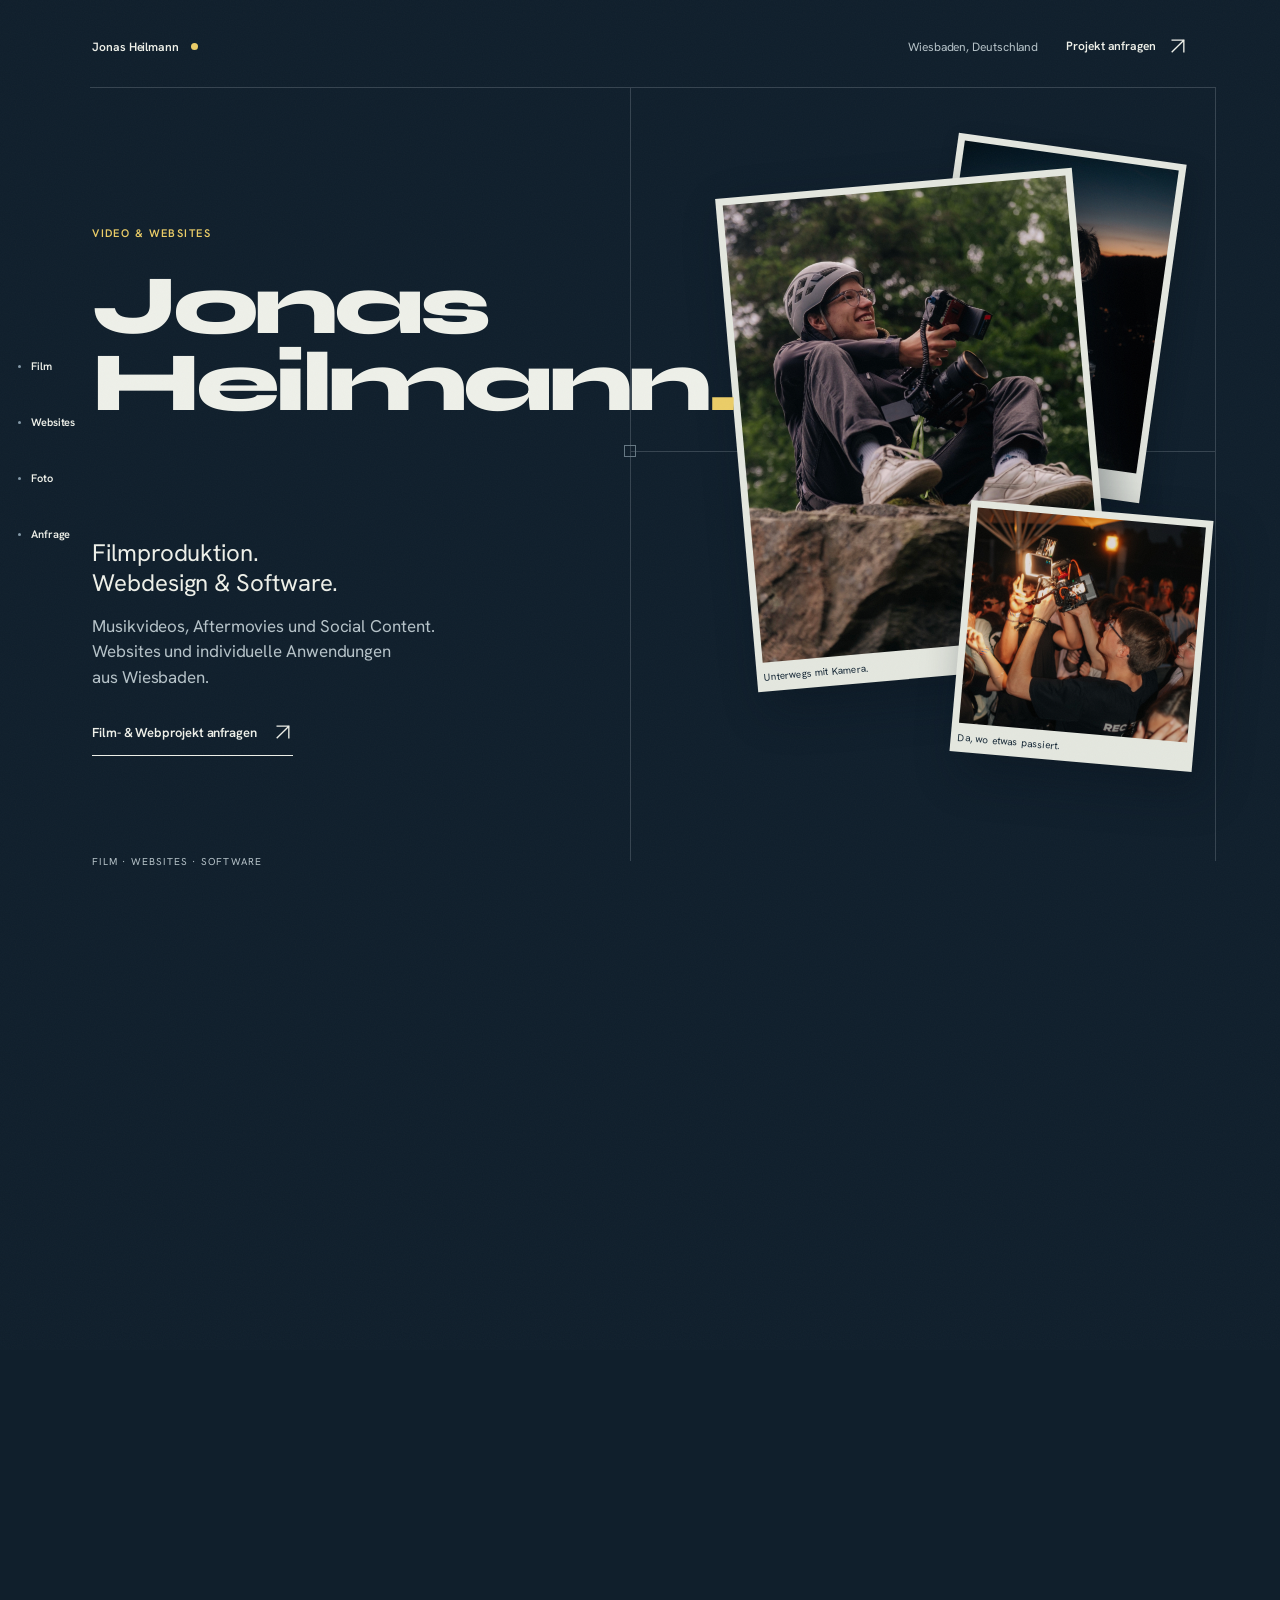
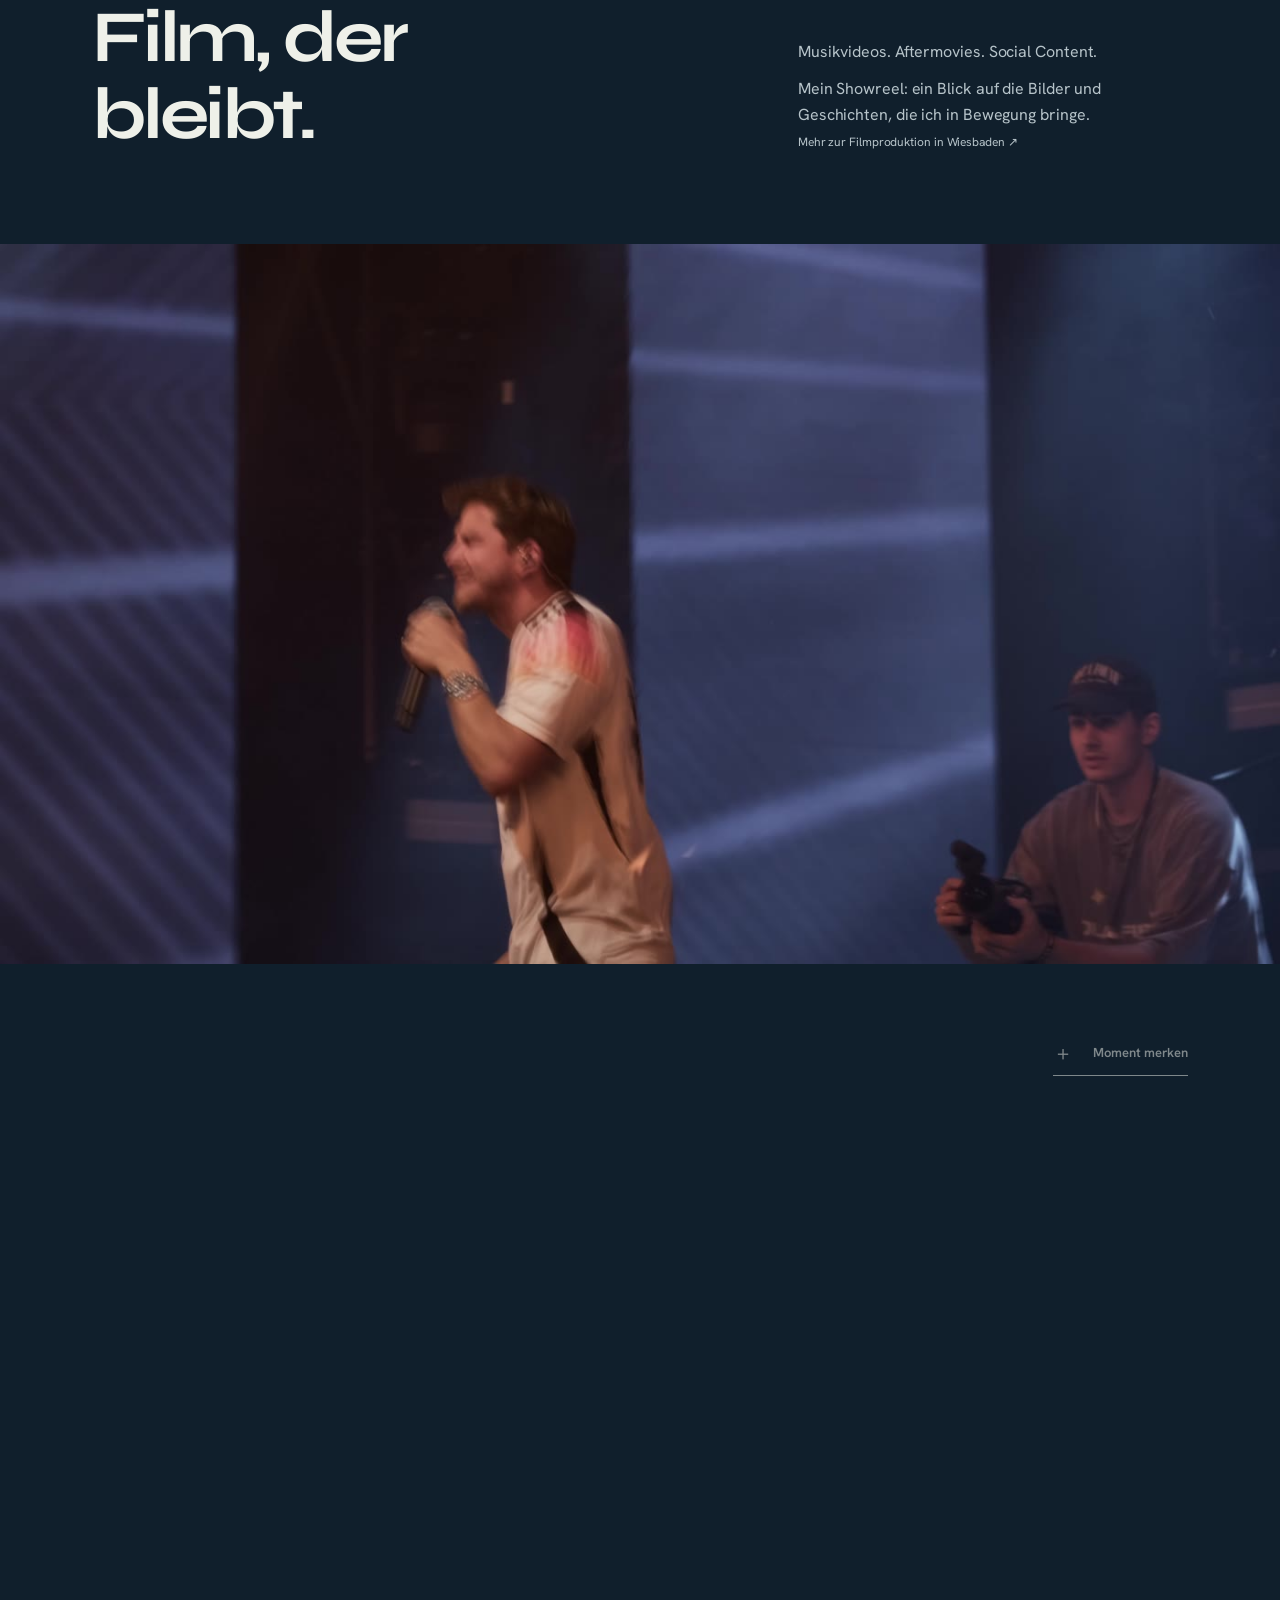
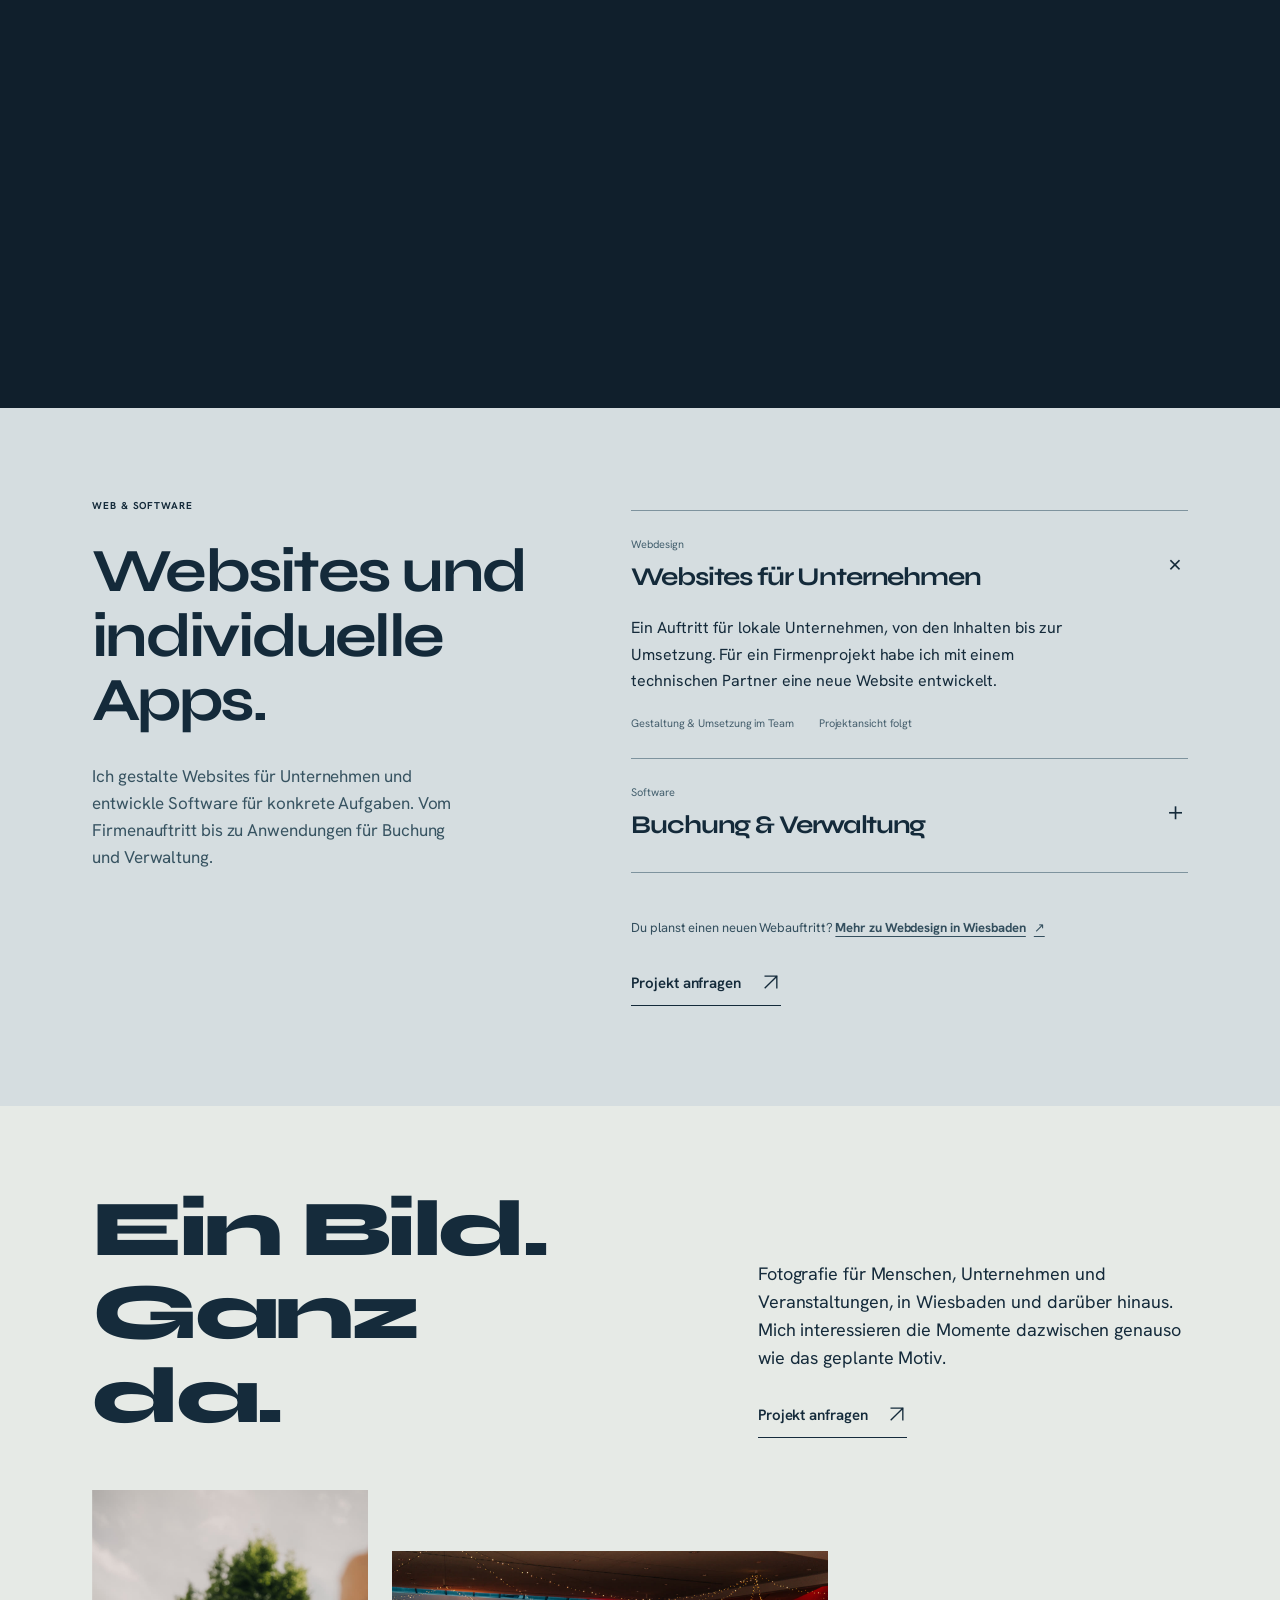
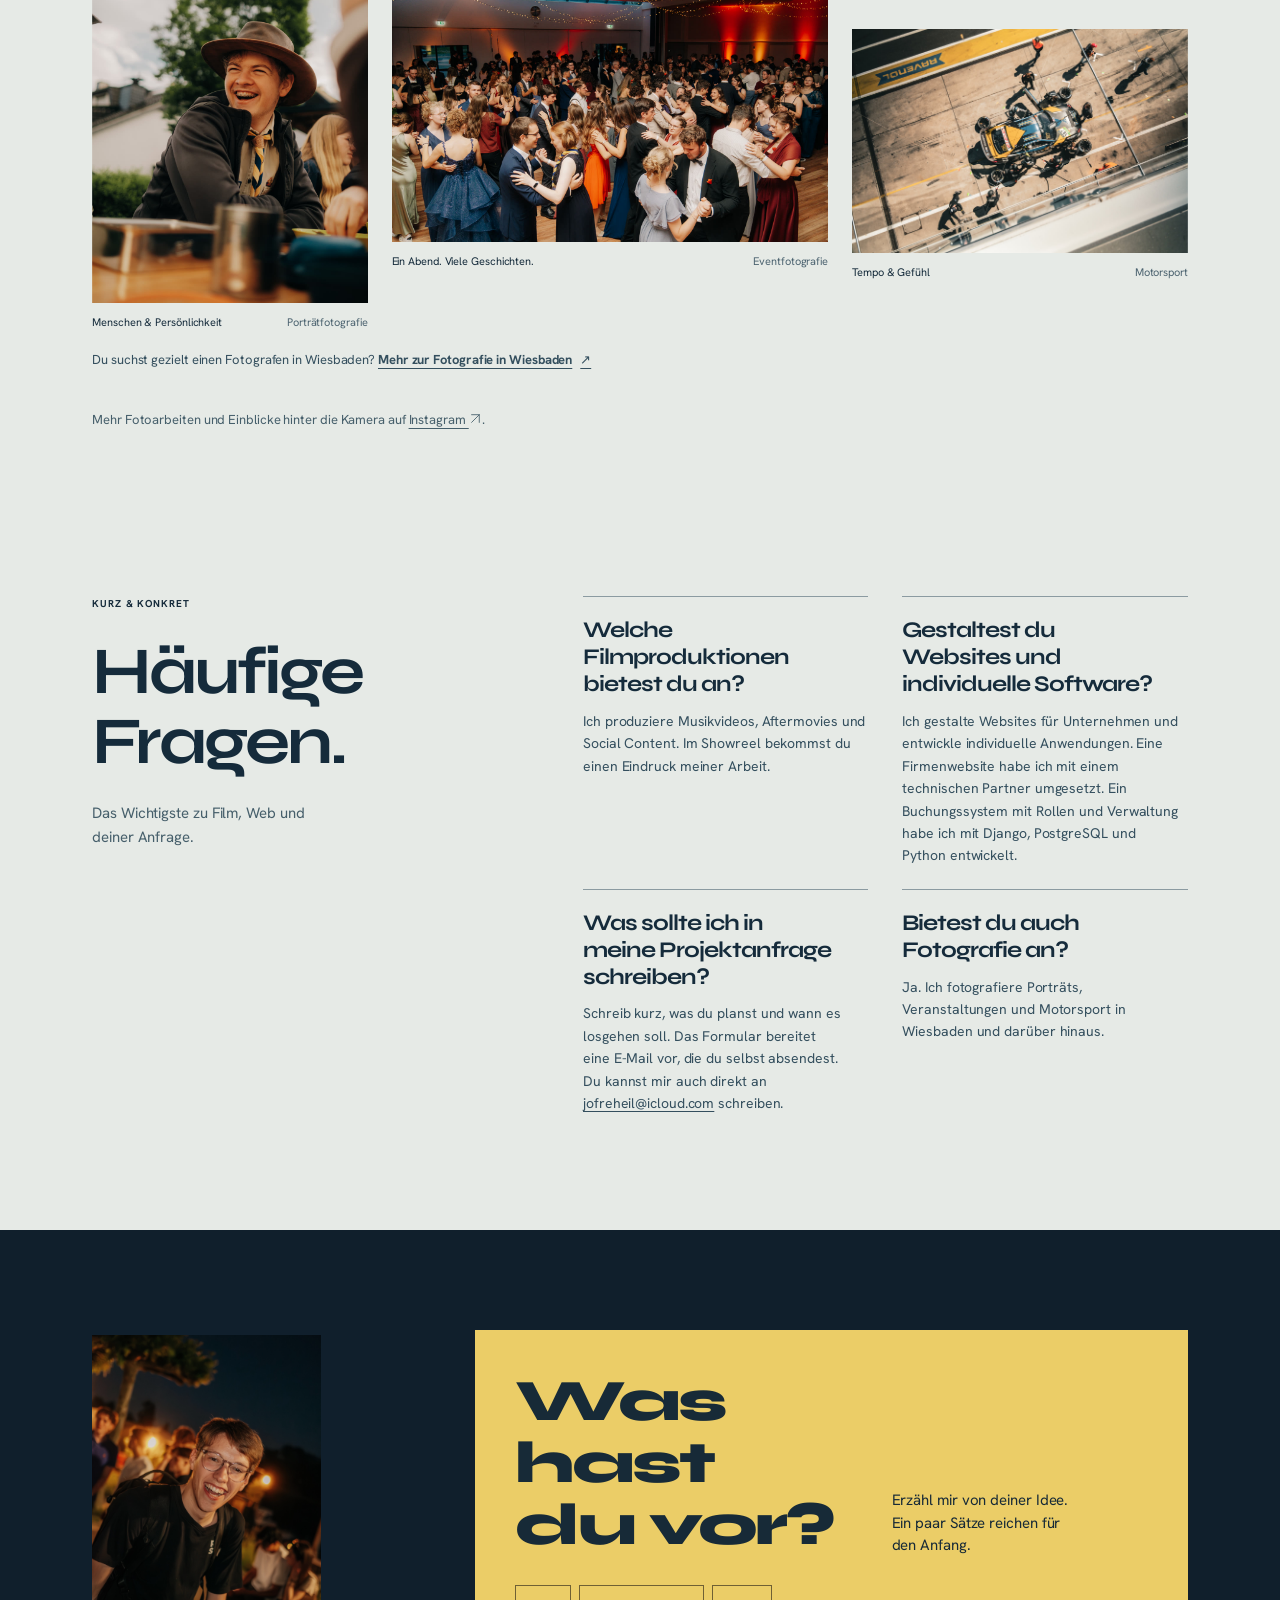
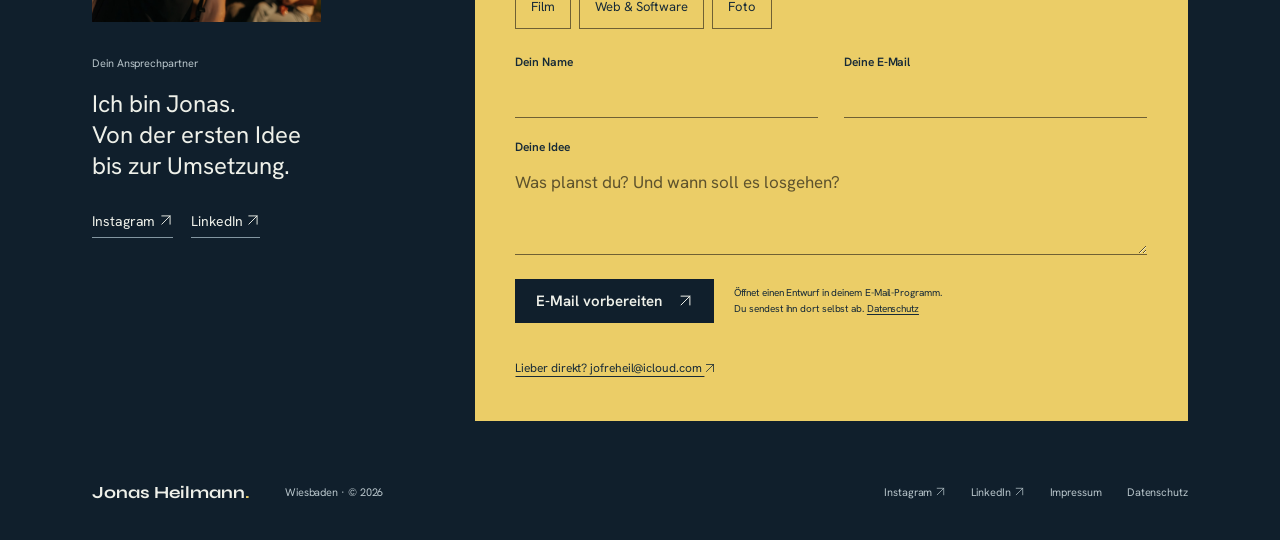
<file: docs/index.html>
<!doctype html>
<html lang="de">
<head>
  <meta charset="utf-8">
  <meta name="google-site-verification" content="Ft40ZaK9V_8pTdt3M1nVVSsHwyCCL4MXDwoK07Zdddc" />
  <meta name="viewport" content="width=device-width,initial-scale=1,viewport-fit=cover">
  <meta name="theme-color" content="#101f2c">
  <meta name="description" content="Jonas Heilmann aus Wiesbaden produziert Musikvideos, Aftermovies und Social Content und gestaltet Websites sowie individuelle Software. Film- und Webprojekt anfragen.">
  <meta name="robots" content="index,follow,max-image-preview:large,max-video-preview:-1">
  <meta property="og:site_name" content="Jonas Heilmann">
  <meta property="og:type" content="website"><meta property="og:locale" content="de_DE">
  <meta property="og:title" content="Filmproduktion &amp; Webdesign in Wiesbaden | Jonas Heilmann">
  <meta property="og:description" content="Musikvideos, Aftermovies, Social Content, Websites und individuelle Software aus Wiesbaden.">
  <meta name="twitter:card" content="summary_large_image">
  <meta name="twitter:title" content="Filmproduktion &amp; Webdesign in Wiesbaden | Jonas Heilmann">
  <meta name="twitter:description" content="Musikvideos, Aftermovies, Social Content, Websites und individuelle Software aus Wiesbaden.">
  <meta name="twitter:image" content="https://jofrehe.github.io/jonas-heilmann-portfolio/assets/showreel-poster.jpg">
  <title>Filmproduktion &amp; Webdesign in Wiesbaden | Jonas Heilmann</title>
  <link rel="icon" href="assets/mark.svg" type="image/svg+xml">
  <link rel="preload" href="assets/fonts/Syne-Variable.ttf" as="font" type="font/ttf" crossorigin>
  <link rel="preload" href="assets/fonts/HankenGrotesk-Variable.ttf" as="font" type="font/ttf" crossorigin>
  <link rel="stylesheet" href="scrollcraft.css">
  <link rel="stylesheet" href="site.css?v=8">
  <script type="application/ld+json">
  {
    "@context": "https://schema.org",
    "@graph": [
      {
        "@type": "Person",
        "@id": "https://jofrehe.github.io/jonas-heilmann-portfolio/#jonas",
        "name": "Jonas Heilmann",
        "jobTitle": "Filmemacher und Webentwickler",
        "homeLocation": {"@type": "Place", "name": "Wiesbaden"},
        "sameAs": [
          "https://www.instagram.com/jofreheil/",
          "https://www.linkedin.com/in/jonas-heilmann-833816412/"
        ]
      },
      {
        "@type": "ProfessionalService",
        "@id": "https://jofrehe.github.io/jonas-heilmann-portfolio/#studio",
        "url": "https://jofrehe.github.io/jonas-heilmann-portfolio/",
        "name": "Jonas Heilmann – Filmproduktion, Webdesign und Software",
        "founder": {"@id": "https://jofrehe.github.io/jonas-heilmann-portfolio/#jonas"},
        "email": "jofreheil@icloud.com",
        "address": {
          "@type": "PostalAddress",
          "streetAddress": "Wallauerstr. 37",
          "postalCode": "65191",
          "addressLocality": "Wiesbaden",
          "addressCountry": "DE"
        },
        "sameAs": [
          "https://www.instagram.com/jofreheil/",
          "https://www.linkedin.com/in/jonas-heilmann-833816412/"
        ],
        "hasOfferCatalog": {
          "@type": "OfferCatalog",
          "name": "Leistungen",
          "itemListElement": [
            {"@type": "Offer", "itemOffered": {"@type": "Service", "name": "Musikvideos, Aftermovies und Social Content"}},
            {"@type": "Offer", "itemOffered": {"@type": "Service", "name": "Webdesign für Unternehmen"}},
            {"@type": "Offer", "itemOffered": {"@type": "Service", "name": "Individuelle Software für Buchung und Verwaltung"}},
            {"@type": "Offer", "itemOffered": {"@type": "Service", "name": "Porträt-, Event- und Motorsportfotografie"}}
          ]
        }
      },
      {
        "@type": "WebSite",
        "@id": "https://jofrehe.github.io/jonas-heilmann-portfolio/#website",
        "url": "https://jofrehe.github.io/jonas-heilmann-portfolio/",
        "name": "Jonas Heilmann – Filmproduktion und Webdesign",
        "inLanguage": "de-DE",
        "publisher": {"@id": "https://jofrehe.github.io/jonas-heilmann-portfolio/#jonas"}
      },
      {
        "@type": "FAQPage",
        "@id": "https://jofrehe.github.io/jonas-heilmann-portfolio/#faq",
        "inLanguage": "de-DE",
        "mainEntity": [
          {"@type": "Question", "name": "Welche Filmproduktionen bietest du an?", "acceptedAnswer": {"@type": "Answer", "text": "Ich produziere Musikvideos, Aftermovies und Social Content. Im Showreel bekommst du einen Eindruck meiner Arbeit."}},
          {"@type": "Question", "name": "Gestaltest du Websites und individuelle Software?", "acceptedAnswer": {"@type": "Answer", "text": "Ich gestalte Websites für Unternehmen und entwickle individuelle Anwendungen. Eine Firmenwebsite habe ich mit einem technischen Partner umgesetzt. Ein Buchungssystem mit Rollen und Verwaltung habe ich mit Django, PostgreSQL und Python entwickelt."}},
          {"@type": "Question", "name": "Was sollte ich in meine Projektanfrage schreiben?", "acceptedAnswer": {"@type": "Answer", "text": "Schreib kurz, was du planst und wann es losgehen soll. Das Formular bereitet eine E-Mail vor, die du selbst absendest. Du kannst mir auch direkt an jofreheil@icloud.com schreiben."}},
          {"@type": "Question", "name": "Bietest du auch Fotografie an?", "acceptedAnswer": {"@type": "Answer", "text": "Ja. Ich fotografiere Porträts, Veranstaltungen und Motorsport in Wiesbaden und darüber hinaus."}}
        ]
      }
    ]
  }
  </script>

  <link rel="canonical" href="https://jofrehe.github.io/jonas-heilmann-portfolio/">
  <meta property="og:url" content="https://jofrehe.github.io/jonas-heilmann-portfolio/">
  <meta property="og:image" content="https://jofrehe.github.io/jonas-heilmann-portfolio/assets/showreel-poster.jpg">
  <meta property="og:image:alt" content="Showreel von Jonas Heilmann mit einer Konzertszene">
</head>
<body>
  <a class="skip-link" href="#main">Zum Inhalt</a>
  <div class="sc-grain" aria-hidden="true"></div>
  <nav class="scene-index" aria-label="Bereiche">
    <a href="#film" data-index="film"><span>Film</span></a>
    <a href="#web" data-index="web"><span>Websites</span></a>
    <a href="#foto" data-index="foto"><span>Foto</span></a>
    <a href="#kontakt" data-index="kontakt"><span>Anfrage</span><b id="index-saved" hidden aria-label="Filmmoment gemerkt">●</b></a>
  </nav>
  <main id="main">
    <section id="start" class="hero" data-sc-act="pin" data-sc-span="1.7" data-section="start" aria-labelledby="hero-title">
      <div data-sc-stage class="hero-stage">
        <header class="masthead"><a href="#start" class="wordmark">Jonas Heilmann<span class="mark-dot" aria-hidden="true"></span></a><span class="location">Wiesbaden, Deutschland</span><a class="text-link" href="#kontakt">Projekt anfragen <span aria-hidden="true"><svg xmlns="http://www.w3.org/2000/svg" width="1em" height="1em" viewBox="0 0 24 24" fill="none" stroke="currentColor" stroke-width="1.6" stroke-linecap="square" stroke-linejoin="miter" aria-hidden="true" focusable="false" style="display:inline-block;vertical-align:-.12em"><path d="M5 19 19 5M5 5h14v14"/></svg></span></a></header>
        <div class="hero-grid" aria-hidden="true" data-sc-parallax="-.3"><span></span><span></span><span></span></div>
        <div class="hero-title"><p class="focus-label">VIDEO &amp; WEBSITES</p><h1 id="hero-title">Jonas<br>Heilmann<span>.</span></h1></div>
        <div class="hero-copy"><p>Filmproduktion.<br>Webdesign &amp; Software.</p><p>Musikvideos, Aftermovies und Social Content.<br>Websites und individuelle Anwendungen aus Wiesbaden.</p><a href="#kontakt" class="text-link">Film- &amp; Webprojekt anfragen <span aria-hidden="true"><svg xmlns="http://www.w3.org/2000/svg" width="1em" height="1em" viewBox="0 0 24 24" fill="none" stroke="currentColor" stroke-width="1.6" stroke-linecap="square" stroke-linejoin="miter" aria-hidden="true" focusable="false" style="display:inline-block;vertical-align:-.12em"><path d="M5 19 19 5M5 5h14v14"/></svg></span></a></div>
        <div class="print-position print-back" data-sc-parallax="-.6"><figure class="photo-print"><img src="assets/at-dusk.jpg" alt="Jonas mit Drohnensteuerung in der Abenddämmerung" width="1200" height="1800" fetchpriority="high"><figcaption>Bis nach Sonnenuntergang.</figcaption></figure></div>
        <div class="print-position print-main" data-sc-parallax=".85"><figure class="photo-print"><img src="assets/on-rock.jpg" alt="Jonas sitzt mit seinen Kameras auf einem Felsen und lacht" width="1200" height="1800" fetchpriority="high"><figcaption>Unterwegs mit Kamera.</figcaption></figure></div>
        <div class="print-position print-front" data-sc-parallax="1.5"><figure class="photo-print"><img src="assets/on-set.jpg" alt="Jonas filmt auf einer Veranstaltung" width="1200" height="1800" loading="eager"><figcaption>Da, wo etwas passiert.</figcaption></figure></div>
        <p class="hero-footnote">FILM · WEBSITES · SOFTWARE</p>
      </div>
    </section>

    <div class="showreel-heading section-shell"><h2 id="film-title">Film, der<br>bleibt.</h2><div><p>Musikvideos. Aftermovies. Social Content.</p><p>Mein Showreel: ein Blick auf die Bilder und Geschichten, die ich in Bewegung bringe.</p><a class="service-page-link" href="filmproduktion-wiesbaden.html">Mehr zur Filmproduktion in Wiesbaden <span aria-hidden="true">↗</span></a></div></div>
    <section id="film" class="showreel-section" data-sc-act="scrub" data-sc-span="3.8" data-sc-dwell="0" data-section="film" aria-labelledby="film-title">
      <div data-sc-stage class="showreel-stage">
        <div class="showreel-frame">
          <img class="sc-stage__poster" src="assets/showreel-poster.jpg" width="1400" height="788" alt="Showreel: Konzertszene mit Sänger und Jonas an der Kamera">
          <video id="showreel" data-sc-scrub data-sc-src="assets/showreel-scrub.mp4" data-sc-src-mobile="assets/showreel-scrub-mobile.mp4" muted playsinline aria-label="Showreel von Jonas Heilmann, dessen Bilder sich beim Scrollen bewegen"></video>
        </div>
        <div class="showreel-footer section-shell"><button id="remember-frame" class="text-link" type="button" disabled><span aria-hidden="true">＋</span> Moment merken</button><p id="frame-status" class="sr-only" role="status" aria-live="polite"></p><a class="showreel-static-link text-link" href="assets/showreel.mp4">Showreel abspielen</a></div>
      </div>
    </section>

    <section id="web" class="web-section section-shell" data-sc-act="flow" data-section="web" aria-labelledby="web-title">
      <div class="web-intro" data-sc-in><span class="small-label">WEB &amp; SOFTWARE</span><h2 id="web-title">Websites und<br>individuelle Apps.</h2><p>Ich gestalte Websites für Unternehmen und entwickle Software für konkrete Aufgaben. Vom Firmenauftritt bis zu Anwendungen für Buchung und Verwaltung.</p></div>
      <div class="project-register" data-sc-in data-sc-stagger="60">
        <details open><summary><span class="project-type">Webdesign</span><h3>Websites für Unternehmen</h3><span class="detail-icon" aria-hidden="true">＋</span></summary><div class="project-detail"><p>Ein Auftritt für lokale Unternehmen, von den Inhalten bis zur Umsetzung. Für ein Firmenprojekt habe ich mit einem technischen Partner eine neue Website entwickelt.</p><div class="project-meta"><span>Gestaltung & Umsetzung im Team</span><span>Projektansicht folgt</span></div></div></details>
        <details><summary><span class="project-type">Software</span><h3>Buchung & Verwaltung</h3><span class="detail-icon" aria-hidden="true">＋</span></summary><div class="project-detail"><p>Ein Buchungssystem mit unterschiedlichen Rollen und einer angepassten Verwaltung. Entwickelt mit Django, PostgreSQL und Python.</p><div class="project-meta"><span>Individuelle Anwendung</span><span>Projektansicht folgt</span></div></div></details>
      </div>
      <p class="service-page-link web-service-link">Du planst einen neuen Webauftritt? <a href="webdesign-wiesbaden.html">Mehr zu Webdesign in Wiesbaden <span aria-hidden="true">↗</span></a></p>
      <a class="text-link web-request" href="#kontakt" data-request="Web & Software">Projekt anfragen <span aria-hidden="true"><svg xmlns="http://www.w3.org/2000/svg" width="1em" height="1em" viewBox="0 0 24 24" fill="none" stroke="currentColor" stroke-width="1.6" stroke-linecap="square" stroke-linejoin="miter" aria-hidden="true" focusable="false" style="display:inline-block;vertical-align:-.12em"><path d="M5 19 19 5M5 5h14v14"/></svg></span></a>
    </section>

    <section id="foto" class="photo-section section-shell" data-sc-act="flow" data-section="foto" aria-labelledby="photo-title">
      <div class="photo-heading"><h2 id="photo-title">Ein Bild.<br>Ganz da.</h2><div><p>Fotografie für Menschen, Unternehmen und Veranstaltungen, in Wiesbaden und darüber hinaus. Mich interessieren die Momente dazwischen genauso wie das geplante Motiv.</p><a class="text-link" href="#kontakt" data-request="Fotografie">Projekt anfragen <span aria-hidden="true"><svg xmlns="http://www.w3.org/2000/svg" width="1em" height="1em" viewBox="0 0 24 24" fill="none" stroke="currentColor" stroke-width="1.6" stroke-linecap="square" stroke-linejoin="miter" aria-hidden="true" focusable="false" style="display:inline-block;vertical-align:-.12em"><path d="M5 19 19 5M5 5h14v14"/></svg></span></a></div></div>
      <div class="contact-sheet" data-sc-reveal="left" data-sc-reveal-at="0 .38">
        <figure class="photo-place portrait-place"><img src="assets/portfolio-portrait.jpg" width="934" height="1400" alt="Lebendiges Porträt eines lachenden jungen Mannes mit braunem Hut im Freien" loading="lazy" decoding="async"><figcaption>Menschen & Persönlichkeit <span>Porträtfotografie</span></figcaption></figure>
        <figure class="photo-place event-place"><img src="assets/portfolio-event.jpg" width="1400" height="934" alt="Gäste tanzen als Paare bei einem festlich beleuchteten Ball" loading="lazy" decoding="async"><figcaption>Ein Abend. Viele Geschichten. <span>Eventfotografie</span></figcaption></figure>
        <figure class="photo-place outside-place"><img src="assets/portfolio-motorsport.jpg" width="1400" height="934" alt="Rennwagen und Boxencrew beim Boxenstopp, von oben fotografiert" loading="lazy" decoding="async"><figcaption>Tempo & Gefühl <span>Motorsport</span></figcaption></figure>
      </div>
      <p class="service-page-link">Du suchst gezielt einen Fotografen in Wiesbaden? <a href="fotografie-wiesbaden.html">Mehr zur Fotografie in Wiesbaden <span aria-hidden="true">↗</span></a></p>
      <p class="selection-note">Mehr Fotoarbeiten und Einblicke hinter die Kamera auf <a href="https://www.instagram.com/jofreheil/" target="_blank" rel="noopener noreferrer">Instagram <svg xmlns="http://www.w3.org/2000/svg" width="1em" height="1em" viewBox="0 0 24 24" fill="none" stroke="currentColor" stroke-width="1.6" stroke-linecap="square" stroke-linejoin="miter" aria-hidden="true" focusable="false" style="display:inline-block;vertical-align:-.12em"><path d="M5 19 19 5M5 5h14v14"/></svg></a>.</p>
    </section>

    <section id="faq" class="faq-section section-shell" data-sc-act="flow" aria-labelledby="faq-title">
      <div class="faq-intro"><span class="small-label">KURZ & KONKRET</span><h2 id="faq-title">Häufige<br>Fragen.</h2><p>Das Wichtigste zu Film, Web und deiner Anfrage.</p></div>
      <div class="faq-answers">
        <article><h3>Welche Filmproduktionen bietest du an?</h3><p>Ich produziere Musikvideos, Aftermovies und Social Content. Im Showreel bekommst du einen Eindruck meiner Arbeit.</p></article>
        <article><h3>Gestaltest du Websites und individuelle Software?</h3><p>Ich gestalte Websites für Unternehmen und entwickle individuelle Anwendungen. Eine Firmenwebsite habe ich mit einem technischen Partner umgesetzt. Ein Buchungssystem mit Rollen und Verwaltung habe ich mit Django, PostgreSQL und Python entwickelt.</p></article>
        <article><h3>Was sollte ich in meine Projektanfrage schreiben?</h3><p>Schreib kurz, was du planst und wann es losgehen soll. Das Formular bereitet eine E-Mail vor, die du selbst absendest. Du kannst mir auch direkt an <a href="mailto:jofreheil@icloud.com">jofreheil@icloud.com</a> schreiben.</p></article>
        <article><h3>Bietest du auch Fotografie an?</h3><p>Ja. Ich fotografiere Porträts, Veranstaltungen und Motorsport in Wiesbaden und darüber hinaus.</p></article>
      </div>
    </section>

    <section id="kontakt" class="contact-section section-shell" data-sc-act="flow" data-section="kontakt" aria-labelledby="contact-title">
      <div class="contact-person"><img src="assets/candid.jpg" width="1200" height="1800" alt="Jonas lächelt auf einer Veranstaltung" loading="lazy"><div><span>Dein Ansprechpartner</span><p>Ich bin Jonas.<br>Von der ersten Idee<br>bis zur Umsetzung.</p><a href="https://www.instagram.com/jofreheil/" target="_blank" rel="noopener noreferrer">Instagram <svg xmlns="http://www.w3.org/2000/svg" width="1em" height="1em" viewBox="0 0 24 24" fill="none" stroke="currentColor" stroke-width="1.6" stroke-linecap="square" stroke-linejoin="miter" aria-hidden="true" focusable="false" style="display:inline-block;vertical-align:-.12em"><path d="M5 19 19 5M5 5h14v14"/></svg></a> <a href="https://www.linkedin.com/in/jonas-heilmann-833816412/" target="_blank" rel="noopener noreferrer">LinkedIn <svg xmlns="http://www.w3.org/2000/svg" width="1em" height="1em" viewBox="0 0 24 24" fill="none" stroke="currentColor" stroke-width="1.6" stroke-linecap="square" stroke-linejoin="miter" aria-hidden="true" focusable="false" style="display:inline-block;vertical-align:-.12em"><path d="M5 19 19 5M5 5h14v14"/></svg></a></div></div>
      <div class="inquiry-sheet"><div class="contact-title"><h2 id="contact-title">Was hast<br>du vor?</h2><p>Erzähl mir von deiner Idee.<br>Ein paar Sätze reichen für den Anfang.</p></div>
        <aside id="saved-moment" class="saved-moment" hidden><img id="saved-image" alt="Dein gemerkter Moment aus Jonas’ Filmausschnitt"><div><span>Für deine Anfrage gemerkt</span><strong id="saved-time"></strong><p>Die Zeitmarke kommt mit in deinen Entwurf.</p></div><button type="button" id="remove-moment" aria-label="Gemerkten Moment entfernen">×</button></aside>
        <form id="contact-form"><fieldset id="contact-fields" disabled><legend>Projekt anfragen</legend><div class="topic-group" role="group" aria-label="Leistungen für dein Projekt"><label><input type="checkbox" name="topic" value="Filmproduktion"><span>Film</span></label><label><input type="checkbox" name="topic" value="Web & Software"><span>Web & Software</span></label><label><input type="checkbox" name="topic" value="Fotografie"><span>Foto</span></label></div><div class="form-pair"><label>Dein Name<input id="contact-name" name="name" autocomplete="name" aria-describedby="name-error" required maxlength="100"><span id="name-error" class="field-error" hidden></span></label><label>Deine E-Mail<input id="contact-email" name="email" type="email" autocomplete="email" aria-describedby="email-error" required maxlength="200"><span id="email-error" class="field-error" hidden></span></label></div><label>Deine Idee<textarea id="contact-message" name="message" rows="3" aria-describedby="message-error" required minlength="10" maxlength="1800" placeholder="Was planst du? Und wann soll es losgehen?"></textarea><span id="message-error" class="field-error" hidden></span></label><div class="form-bottom"><button class="button button-dark" type="submit">E-Mail vorbereiten <span aria-hidden="true"><svg xmlns="http://www.w3.org/2000/svg" width="1em" height="1em" viewBox="0 0 24 24" fill="none" stroke="currentColor" stroke-width="1.6" stroke-linecap="square" stroke-linejoin="miter" aria-hidden="true" focusable="false" style="display:inline-block;vertical-align:-.12em"><path d="M5 19 19 5M5 5h14v14"/></svg></span></button><p>Öffnet einen Entwurf in deinem E-Mail-Programm.<br>Du sendest ihn dort selbst ab. <a href="datenschutz.html">Datenschutz</a></p></div><p id="form-status" role="status" aria-live="polite"></p></fieldset><noscript><p>Schreib mir direkt an <a href="mailto:jofreheil@icloud.com">jofreheil@icloud.com</a>.</p></noscript></form>
        <a class="direct-mail" href="mailto:jofreheil@icloud.com">Lieber direkt? jofreheil@icloud.com <svg xmlns="http://www.w3.org/2000/svg" width="1em" height="1em" viewBox="0 0 24 24" fill="none" stroke="currentColor" stroke-width="1.6" stroke-linecap="square" stroke-linejoin="miter" aria-hidden="true" focusable="false" style="display:inline-block;vertical-align:-.12em"><path d="M5 19 19 5M5 5h14v14"/></svg></a>
      </div>
      <footer><a href="#start">Jonas Heilmann<span aria-hidden="true">.</span></a><span>Wiesbaden · © 2026</span><div><a href="https://www.instagram.com/jofreheil/" target="_blank" rel="noopener noreferrer">Instagram <svg xmlns="http://www.w3.org/2000/svg" width="1em" height="1em" viewBox="0 0 24 24" fill="none" stroke="currentColor" stroke-width="1.6" stroke-linecap="square" stroke-linejoin="miter" aria-hidden="true" focusable="false" style="display:inline-block;vertical-align:-.12em"><path d="M5 19 19 5M5 5h14v14"/></svg></a><a href="https://www.linkedin.com/in/jonas-heilmann-833816412/" target="_blank" rel="noopener noreferrer">LinkedIn <svg xmlns="http://www.w3.org/2000/svg" width="1em" height="1em" viewBox="0 0 24 24" fill="none" stroke="currentColor" stroke-width="1.6" stroke-linecap="square" stroke-linejoin="miter" aria-hidden="true" focusable="false" style="display:inline-block;vertical-align:-.12em"><path d="M5 19 19 5M5 5h14v14"/></svg></a><a href="impressum.html">Impressum</a><a href="datenschutz.html">Datenschutz</a></div></footer>
    </section>
  </main>
  <script src="scrollcraft.js"></script>
  <script src="site.js?v=6"></script>
</body></html>
</file>
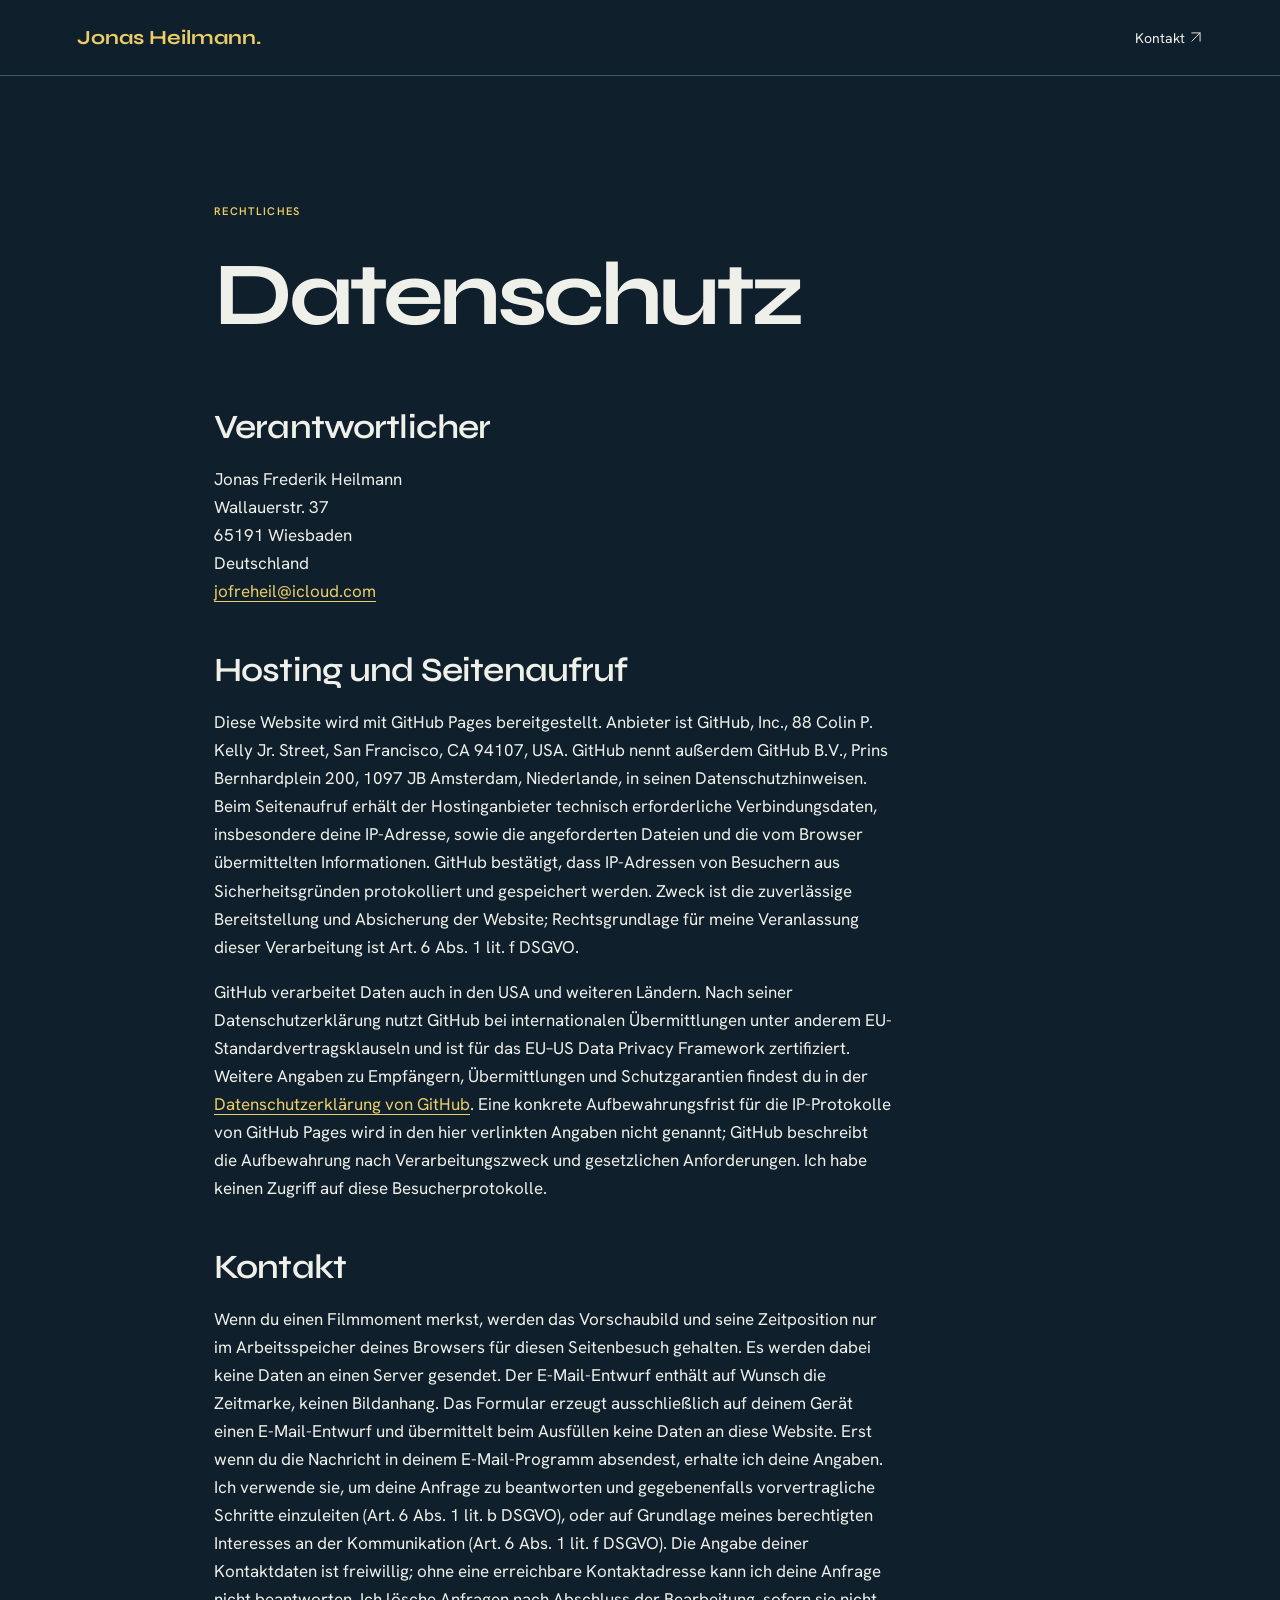
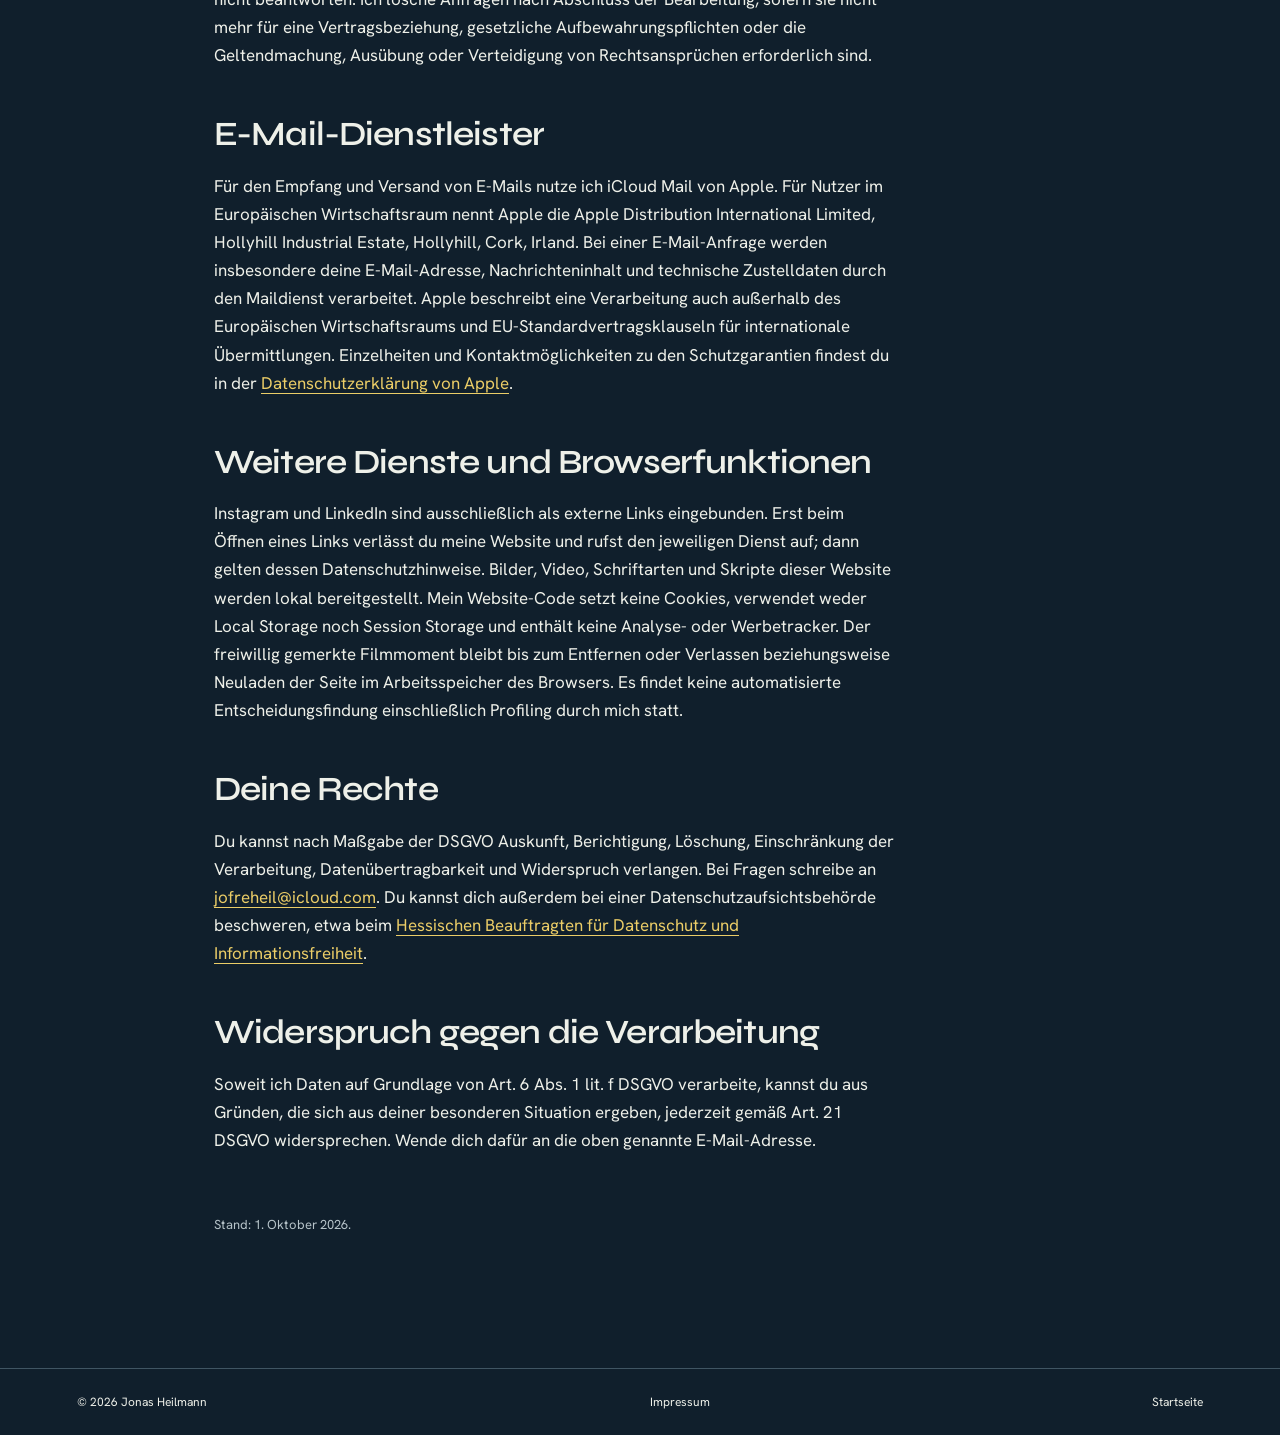
<file: docs/datenschutz.html>
<!doctype html><html lang="de"><head><meta charset="utf-8"><meta name="viewport" content="width=device-width,initial-scale=1"><meta name="robots" content="noindex"><title>Datenschutz | Jonas Heilmann</title><link rel="stylesheet" href="legal.css"></head><body>
<header><a href="index.html">Jonas Heilmann.</a><a href="index.html#kontakt">Kontakt <svg xmlns="http://www.w3.org/2000/svg" width="1em" height="1em" viewBox="0 0 24 24" fill="none" stroke="currentColor" stroke-width="1.6" stroke-linecap="square" stroke-linejoin="miter" aria-hidden="true" focusable="false" style="display:inline-block;vertical-align:-.12em"><path d="M5 19 19 5M5 5h14v14"/></svg></a></header><main>
<p class="kicker">RECHTLICHES</p><h1>Datenschutz</h1>
<h2>Verantwortlicher</h2><p>Jonas Frederik Heilmann<br>Wallauerstr. 37<br>65191 Wiesbaden<br>Deutschland<br><a href="mailto:jofreheil@icloud.com">jofreheil@icloud.com</a></p>
<h2>Hosting und Seitenaufruf</h2><p>Diese Website wird mit GitHub Pages bereitgestellt. Anbieter ist GitHub, Inc., 88 Colin P. Kelly Jr. Street, San Francisco, CA 94107, USA. GitHub nennt außerdem GitHub B.V., Prins Bernhardplein 200, 1097 JB Amsterdam, Niederlande, in seinen Datenschutzhinweisen. Beim Seitenaufruf erhält der Hostinganbieter technisch erforderliche Verbindungsdaten, insbesondere deine IP-Adresse, sowie die angeforderten Dateien und die vom Browser übermittelten Informationen. GitHub bestätigt, dass IP-Adressen von Besuchern aus Sicherheitsgründen protokolliert und gespeichert werden. Zweck ist die zuverlässige Bereitstellung und Absicherung der Website; Rechtsgrundlage für meine Veranlassung dieser Verarbeitung ist Art. 6 Abs. 1 lit. f DSGVO.</p>
<p>GitHub verarbeitet Daten auch in den USA und weiteren Ländern. Nach seiner Datenschutzerklärung nutzt GitHub bei internationalen Übermittlungen unter anderem EU-Standardvertragsklauseln und ist für das EU–US Data Privacy Framework zertifiziert. Weitere Angaben zu Empfängern, Übermittlungen und Schutzgarantien findest du in der <a href="https://docs.github.com/en/site-policy/privacy-policies/github-general-privacy-statement">Datenschutzerklärung von GitHub</a>. Eine konkrete Aufbewahrungsfrist für die IP-Protokolle von GitHub Pages wird in den hier verlinkten Angaben nicht genannt; GitHub beschreibt die Aufbewahrung nach Verarbeitungszweck und gesetzlichen Anforderungen. Ich habe keinen Zugriff auf diese Besucherprotokolle.</p>
<h2>Kontakt</h2><p>Wenn du einen Filmmoment merkst, werden das Vorschaubild und seine Zeitposition nur im Arbeitsspeicher deines Browsers für diesen Seitenbesuch gehalten. Es werden dabei keine Daten an einen Server gesendet. Der E-Mail-Entwurf enthält auf Wunsch die Zeitmarke, keinen Bildanhang. Das Formular erzeugt ausschließlich auf deinem Gerät einen E-Mail-Entwurf und übermittelt beim Ausfüllen keine Daten an diese Website. Erst wenn du die Nachricht in deinem E-Mail-Programm absendest, erhalte ich deine Angaben. Ich verwende sie, um deine Anfrage zu beantworten und gegebenenfalls vorvertragliche Schritte einzuleiten (Art. 6 Abs. 1 lit. b DSGVO), oder auf Grundlage meines berechtigten Interesses an der Kommunikation (Art. 6 Abs. 1 lit. f DSGVO). Die Angabe deiner Kontaktdaten ist freiwillig; ohne eine erreichbare Kontaktadresse kann ich deine Anfrage nicht beantworten. Ich lösche Anfragen nach Abschluss der Bearbeitung, sofern sie nicht mehr für eine Vertragsbeziehung, gesetzliche Aufbewahrungspflichten oder die Geltendmachung, Ausübung oder Verteidigung von Rechtsansprüchen erforderlich sind.</p>
<h2>E-Mail-Dienstleister</h2><p>Für den Empfang und Versand von E-Mails nutze ich iCloud Mail von Apple. Für Nutzer im Europäischen Wirtschaftsraum nennt Apple die Apple Distribution International Limited, Hollyhill Industrial Estate, Hollyhill, Cork, Irland. Bei einer E-Mail-Anfrage werden insbesondere deine E-Mail-Adresse, Nachrichteninhalt und technische Zustelldaten durch den Maildienst verarbeitet. Apple beschreibt eine Verarbeitung auch außerhalb des Europäischen Wirtschaftsraums und EU-Standardvertragsklauseln für internationale Übermittlungen. Einzelheiten und Kontaktmöglichkeiten zu den Schutzgarantien findest du in der <a href="https://www.apple.com/legal/privacy/de-ww/">Datenschutzerklärung von Apple</a>.</p>
<h2>Weitere Dienste und Browserfunktionen</h2><p>Instagram und LinkedIn sind ausschließlich als externe Links eingebunden. Erst beim Öffnen eines Links verlässt du meine Website und rufst den jeweiligen Dienst auf; dann gelten dessen Datenschutzhinweise. Bilder, Video, Schriftarten und Skripte dieser Website werden lokal bereitgestellt. Mein Website-Code setzt keine Cookies, verwendet weder Local Storage noch Session Storage und enthält keine Analyse- oder Werbetracker. Der freiwillig gemerkte Filmmoment bleibt bis zum Entfernen oder Verlassen beziehungsweise Neuladen der Seite im Arbeitsspeicher des Browsers. Es findet keine automatisierte Entscheidungsfindung einschließlich Profiling durch mich statt.</p>
<h2>Deine Rechte</h2><p>Du kannst nach Maßgabe der DSGVO Auskunft, Berichtigung, Löschung, Einschränkung der Verarbeitung, Datenübertragbarkeit und Widerspruch verlangen. Bei Fragen schreibe an <a href="mailto:jofreheil@icloud.com">jofreheil@icloud.com</a>. Du kannst dich außerdem bei einer Datenschutzaufsichtsbehörde beschweren, etwa beim <a href="https://datenschutz.hessen.de/service/beschwerde-uebermitteln">Hessischen Beauftragten für Datenschutz und Informationsfreiheit</a>.</p>
<h2>Widerspruch gegen die Verarbeitung</h2><p>Soweit ich Daten auf Grundlage von Art. 6 Abs. 1 lit. f DSGVO verarbeite, kannst du aus Gründen, die sich aus deiner besonderen Situation ergeben, jederzeit gemäß Art. 21 DSGVO widersprechen. Wende dich dafür an die oben genannte E-Mail-Adresse.</p>
<p class="small">Stand: 1. Oktober 2026.</p>
</main><footer><span>© 2026 Jonas Heilmann</span><a href="impressum.html">Impressum</a><a href="index.html">Startseite</a></footer></body></html>
</file>
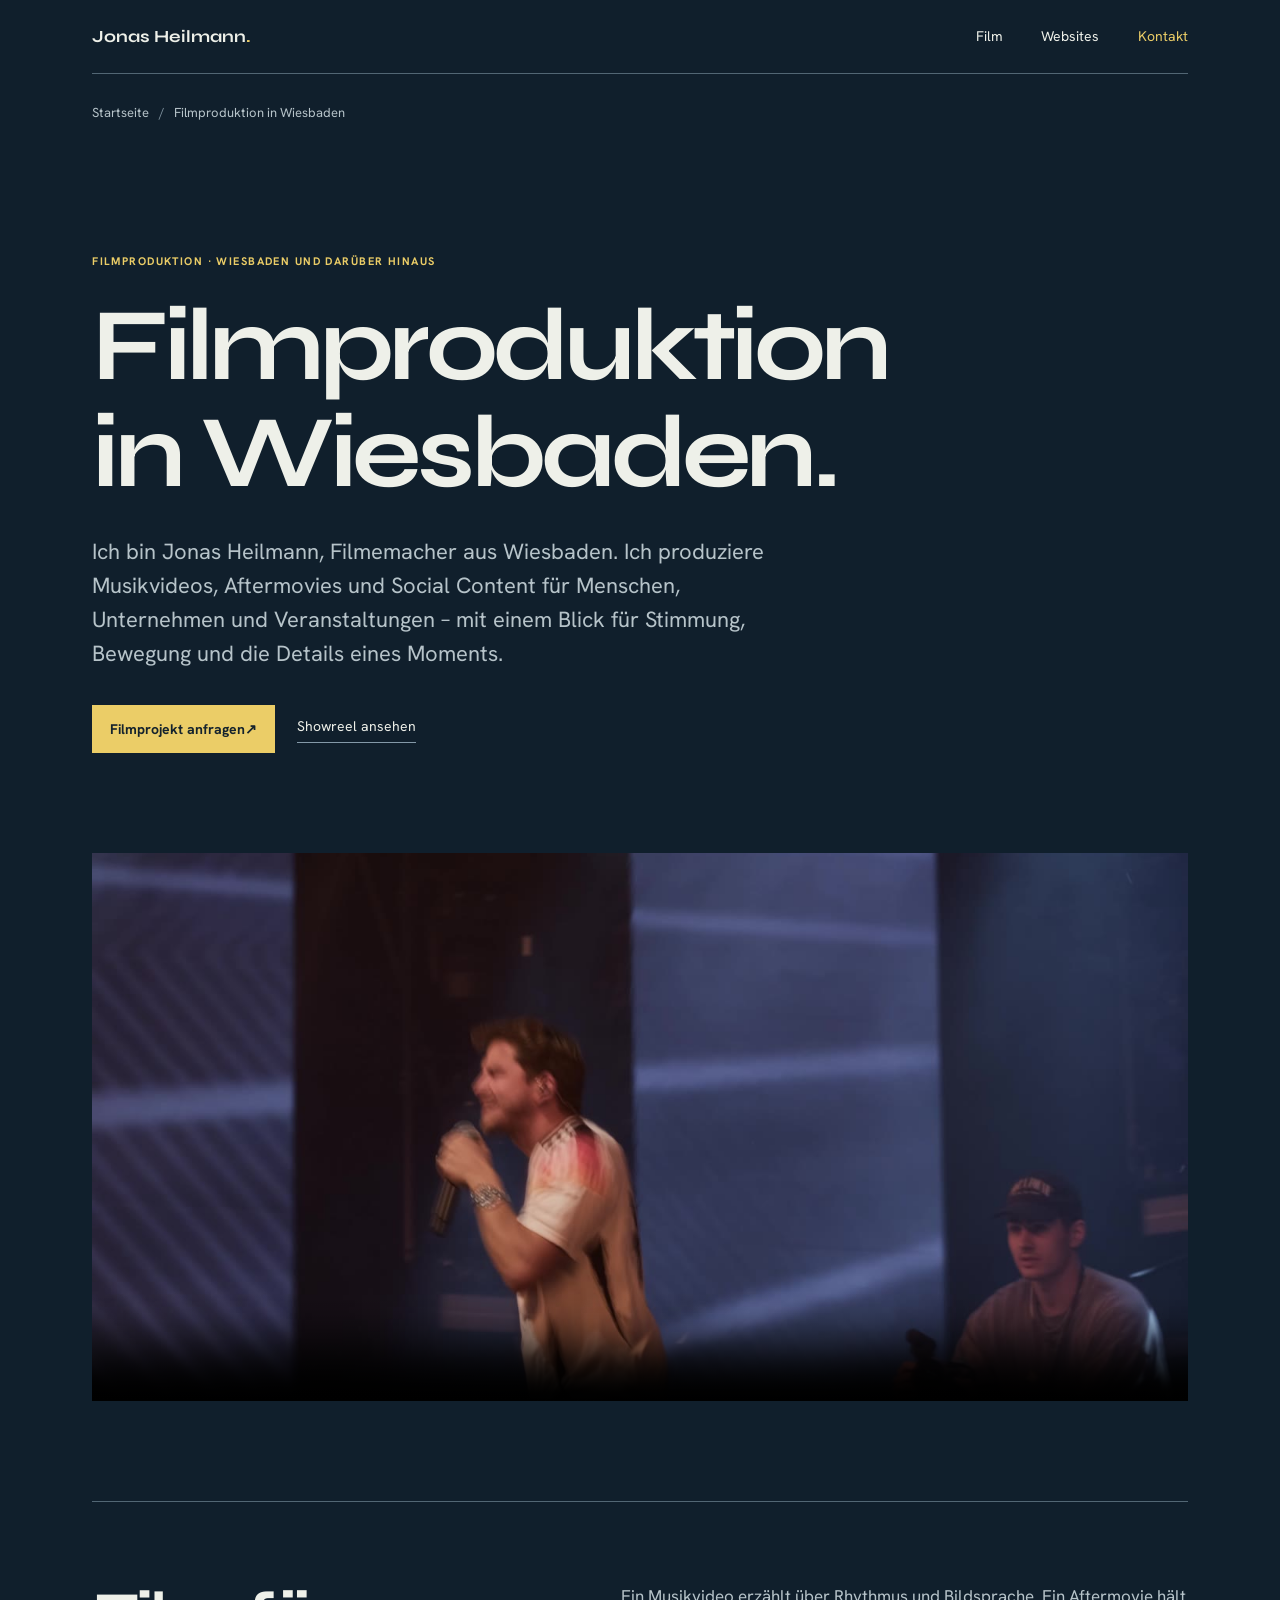
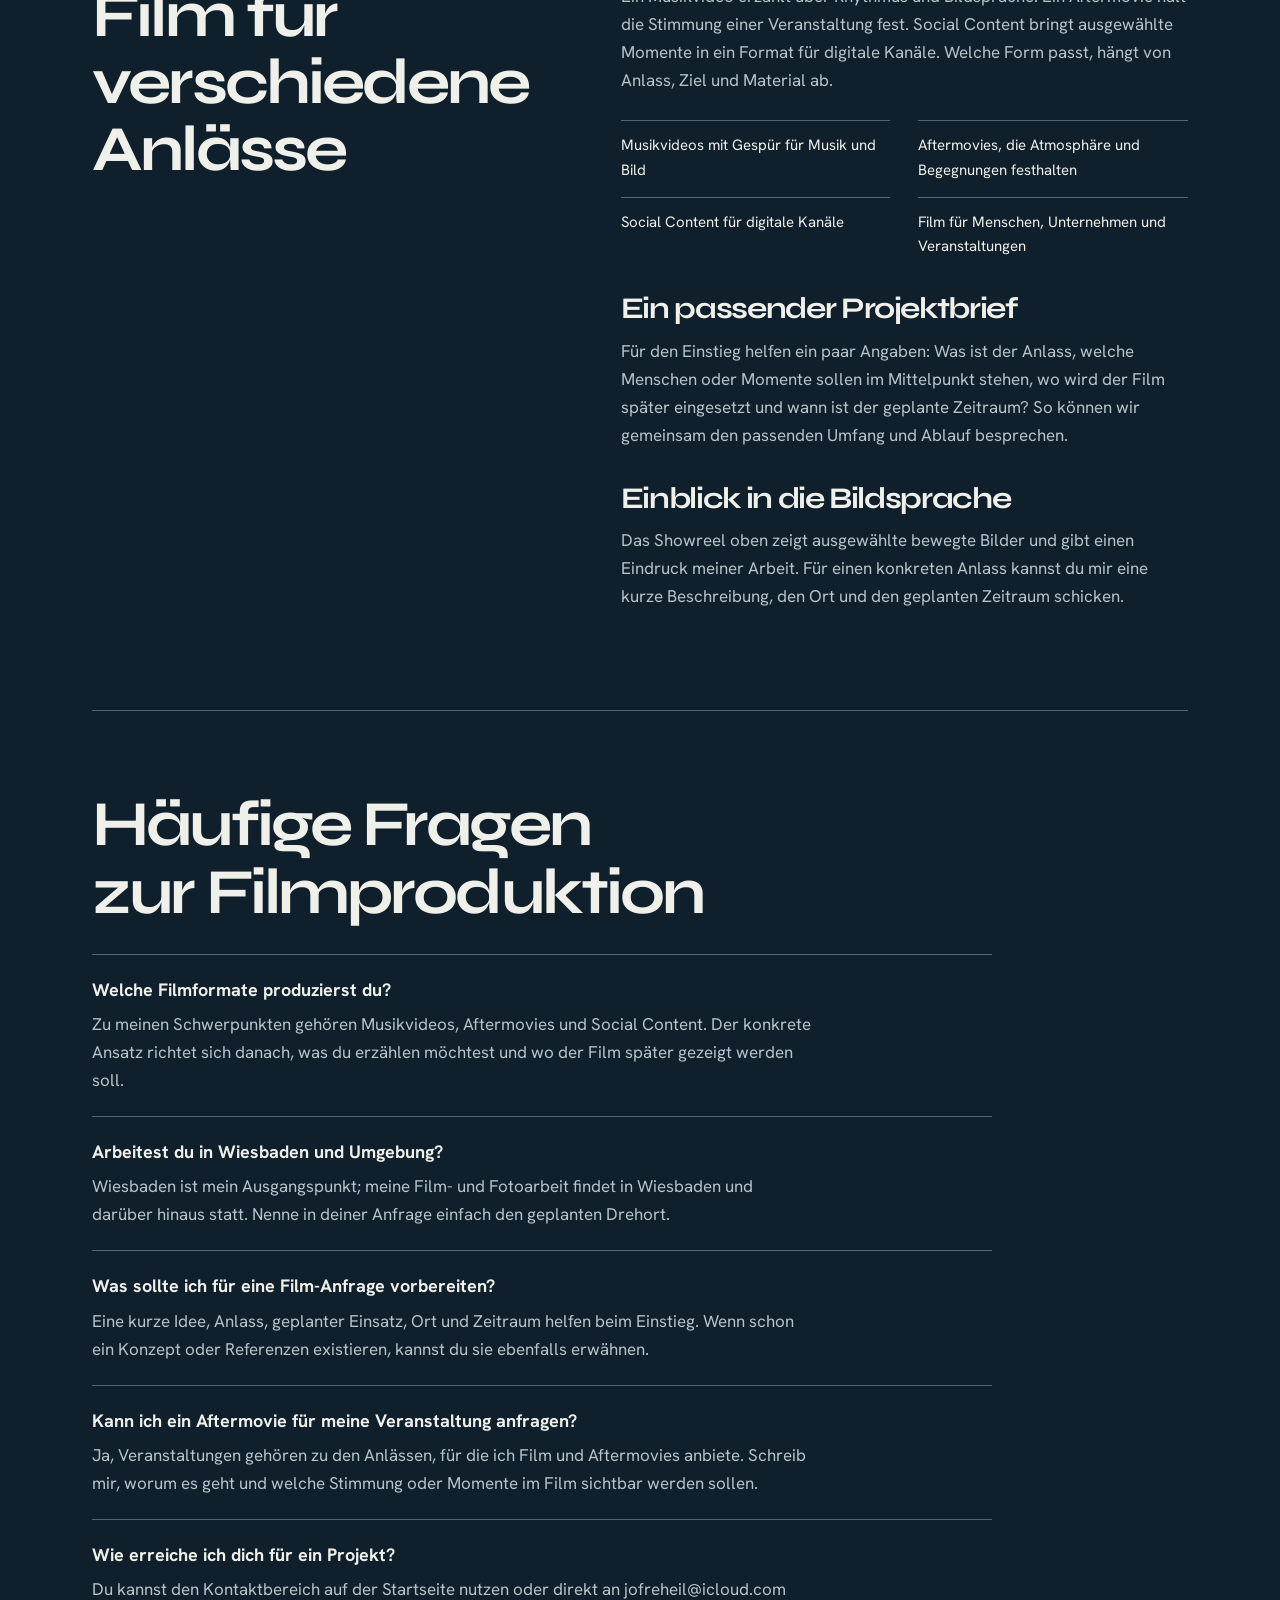
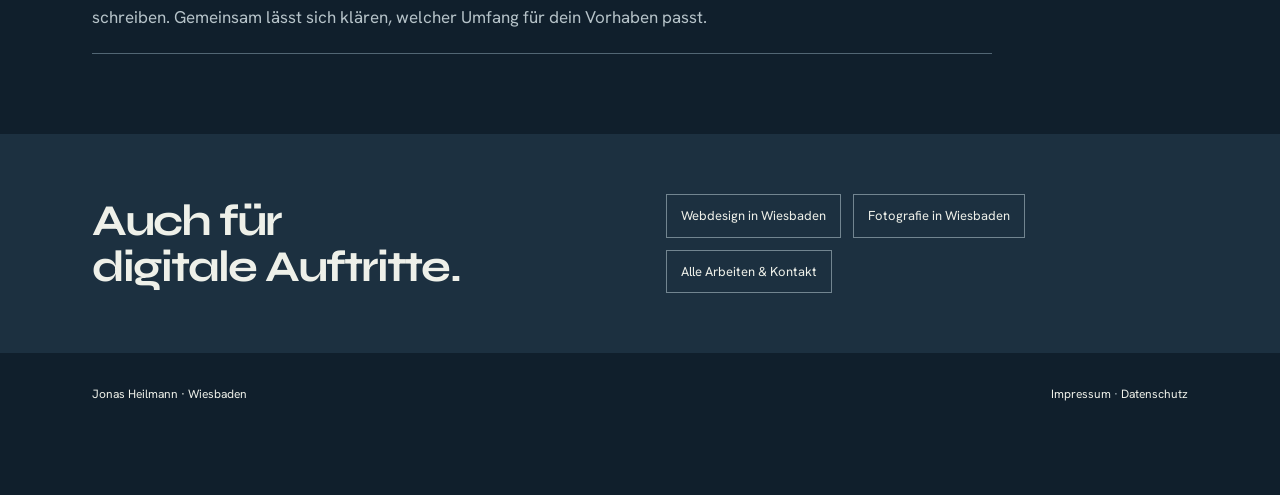
<file: docs/filmproduktion-wiesbaden.html>
<!doctype html>
<html lang="de">
<head>
  <meta charset="utf-8">
  <meta name="viewport" content="width=device-width,initial-scale=1">
  <meta name="theme-color" content="#101f2c">
  <meta name="description" content="Musikvideos, Aftermovies und Social Content in Wiesbaden. Jonas Heilmann produziert Filme für Menschen, Unternehmen und Veranstaltungen.">
  <meta name="robots" content="index,follow,max-image-preview:large">
  <title>Filmproduktion Wiesbaden | Jonas Heilmann</title>
  <link rel="canonical" href="https://jofrehe.github.io/jonas-heilmann-portfolio/filmproduktion-wiesbaden.html">
  <meta property="og:type" content="website"><meta property="og:locale" content="de_DE"><meta property="og:site_name" content="Jonas Heilmann">
  <meta property="og:title" content="Filmproduktion in Wiesbaden | Jonas Heilmann"><meta property="og:description" content="Musikvideos, Aftermovies und Social Content – Film für Menschen, Unternehmen und Veranstaltungen.">
  <meta property="og:url" content="https://jofrehe.github.io/jonas-heilmann-portfolio/filmproduktion-wiesbaden.html"><meta property="og:image" content="https://jofrehe.github.io/jonas-heilmann-portfolio/assets/showreel-poster.jpg"><meta property="og:image:alt" content="Konzertszene mit Sänger und Jonas an der Kamera">
  <link rel="icon" href="assets/mark.svg" type="image/svg+xml"><link rel="stylesheet" href="service.css">
  <script type="application/ld+json">{"@context":"https://schema.org","@graph":[{"@type":"WebPage","@id":"https://jofrehe.github.io/jonas-heilmann-portfolio/filmproduktion-wiesbaden.html#webpage","url":"https://jofrehe.github.io/jonas-heilmann-portfolio/filmproduktion-wiesbaden.html","name":"Filmproduktion in Wiesbaden | Jonas Heilmann","inLanguage":"de-DE","about":{"@id":"https://jofrehe.github.io/jonas-heilmann-portfolio/#studio"},"breadcrumb":{"@id":"https://jofrehe.github.io/jonas-heilmann-portfolio/filmproduktion-wiesbaden.html#breadcrumb"}},{"@type":"Service","@id":"https://jofrehe.github.io/jonas-heilmann-portfolio/filmproduktion-wiesbaden.html#service","name":"Filmproduktion: Musikvideos, Aftermovies und Social Content","serviceType":"Filmproduktion","provider":{"@id":"https://jofrehe.github.io/jonas-heilmann-portfolio/#studio"},"areaServed":{"@type":"City","name":"Wiesbaden"},"url":"https://jofrehe.github.io/jonas-heilmann-portfolio/filmproduktion-wiesbaden.html","description":"Filmproduktion für Menschen, Unternehmen und Veranstaltungen mit Schwerpunkt auf Musikvideos, Aftermovies und Social Content."},{"@type":"BreadcrumbList","@id":"https://jofrehe.github.io/jonas-heilmann-portfolio/filmproduktion-wiesbaden.html#breadcrumb","itemListElement":[{"@type":"ListItem","position":1,"name":"Startseite","item":"https://jofrehe.github.io/jonas-heilmann-portfolio/"},{"@type":"ListItem","position":2,"name":"Filmproduktion in Wiesbaden","item":"https://jofrehe.github.io/jonas-heilmann-portfolio/filmproduktion-wiesbaden.html"}]}]}</script>
</head>
<body><a class="skip" href="#main">Zum Inhalt springen</a>
<header class="wrap"><div class="topbar"><a class="brand" href="index.html">Jonas Heilmann<i>.</i></a><nav class="topnav" aria-label="Hauptnavigation"><a href="filmproduktion-wiesbaden.html">Film</a><a href="webdesign-wiesbaden.html">Websites</a><a href="index.html#kontakt">Kontakt</a></nav></div><nav class="crumbs" aria-label="Brotkrumennavigation"><ol><li><a href="index.html">Startseite</a></li><li aria-current="page">Filmproduktion in Wiesbaden</li></ol></nav></header>
<main id="main" class="wrap">
  <section class="hero" aria-labelledby="title"><p class="eyebrow">Filmproduktion · Wiesbaden und darüber hinaus</p><h1 id="title">Film&shy;produktion in Wiesbaden.</h1><p class="lede">Ich bin Jonas Heilmann, Filmemacher aus Wiesbaden. Ich produziere Musikvideos, Aftermovies und Social Content für Menschen, Unternehmen und Veranstaltungen – mit einem Blick für Stimmung, Bewegung und die Details eines Moments.</p><div class="hero-actions"><a class="button" href="index.html#kontakt">Filmprojekt anfragen <span aria-hidden="true">↗</span></a><a class="quiet-link" href="#showreel">Showreel ansehen</a></div><figure class="hero-image"><video id="showreel" controls preload="metadata" poster="assets/showreel-poster.jpg" width="1400" height="788" aria-label="Showreel von Jonas Heilmann"><source src="assets/showreel.mp4" type="video/mp4"><a href="assets/showreel.mp4">Showreel als MP4 öffnen</a></video></figure></section>
  <section class="content" aria-labelledby="formate"><h2 id="formate">Film für verschiedene Anlässe</h2><div class="content-copy"><p>Ein Musikvideo erzählt über Rhythmus und Bildsprache. Ein Aftermovie hält die Stimmung einer Veranstaltung fest. Social Content bringt ausgewählte Momente in ein Format für digitale Kanäle. Welche Form passt, hängt von Anlass, Ziel und Material ab.</p><ul class="list"><li>Musikvideos mit Gespür für Musik und Bild</li><li>Aftermovies, die Atmosphäre und Begegnungen festhalten</li><li>Social Content für digitale Kanäle</li><li>Film für Menschen, Unternehmen und Veranstaltungen</li></ul><h3>Ein passender Projektbrief</h3><p>Für den Einstieg helfen ein paar Angaben: Was ist der Anlass, welche Menschen oder Momente sollen im Mittelpunkt stehen, wo wird der Film später eingesetzt und wann ist der geplante Zeitraum? So können wir gemeinsam den passenden Umfang und Ablauf besprechen.</p><h3>Einblick in die Bildsprache</h3><p>Das Showreel oben zeigt ausgewählte bewegte Bilder und gibt einen Eindruck meiner Arbeit. Für einen konkreten Anlass kannst du mir eine kurze Beschreibung, den Ort und den geplanten Zeitraum schicken.</p></div></section>
  <section class="faq" aria-labelledby="faq-title"><h2 id="faq-title">Häufige Fragen zur Filmproduktion</h2><div class="faq-list"><article class="faq-item"><h3>Welche Filmformate produzierst du?</h3><p>Zu meinen Schwerpunkten gehören Musikvideos, Aftermovies und Social Content. Der konkrete Ansatz richtet sich danach, was du erzählen möchtest und wo der Film später gezeigt werden soll.</p></article><article class="faq-item"><h3>Arbeitest du in Wiesbaden und Umgebung?</h3><p>Wiesbaden ist mein Ausgangspunkt; meine Film- und Fotoarbeit findet in Wiesbaden und darüber hinaus statt. Nenne in deiner Anfrage einfach den geplanten Drehort.</p></article><article class="faq-item"><h3>Was sollte ich für eine Film-Anfrage vorbereiten?</h3><p>Eine kurze Idee, Anlass, geplanter Einsatz, Ort und Zeitraum helfen beim Einstieg. Wenn schon ein Konzept oder Referenzen existieren, kannst du sie ebenfalls erwähnen.</p></article><article class="faq-item"><h3>Kann ich ein Aftermovie für meine Veranstaltung anfragen?</h3><p>Ja, Veranstaltungen gehören zu den Anlässen, für die ich Film und Aftermovies anbiete. Schreib mir, worum es geht und welche Stimmung oder Momente im Film sichtbar werden sollen.</p></article><article class="faq-item"><h3>Wie erreiche ich dich für ein Projekt?</h3><p>Du kannst den Kontaktbereich auf der Startseite nutzen oder direkt an <a href="mailto:jofreheil@icloud.com">jofreheil@icloud.com</a> schreiben. Gemeinsam lässt sich klären, welcher Umfang für dein Vorhaben passt.</p></article></div></section>
</main><section class="crosslinks"><div class="wrap crosslinks-inner"><h2>Auch für digitale Auftritte.</h2><nav aria-label="Weitere Leistungen"><a href="webdesign-wiesbaden.html">Webdesign in Wiesbaden</a><a href="fotografie-wiesbaden.html">Fotografie in Wiesbaden</a><a href="index.html">Alle Arbeiten & Kontakt</a></nav></div></section><footer class="wrap service-footer"><a href="index.html">Jonas Heilmann · Wiesbaden</a><span><a href="impressum.html">Impressum</a> · <a href="datenschutz.html">Datenschutz</a></span></footer></body></html>
</file>
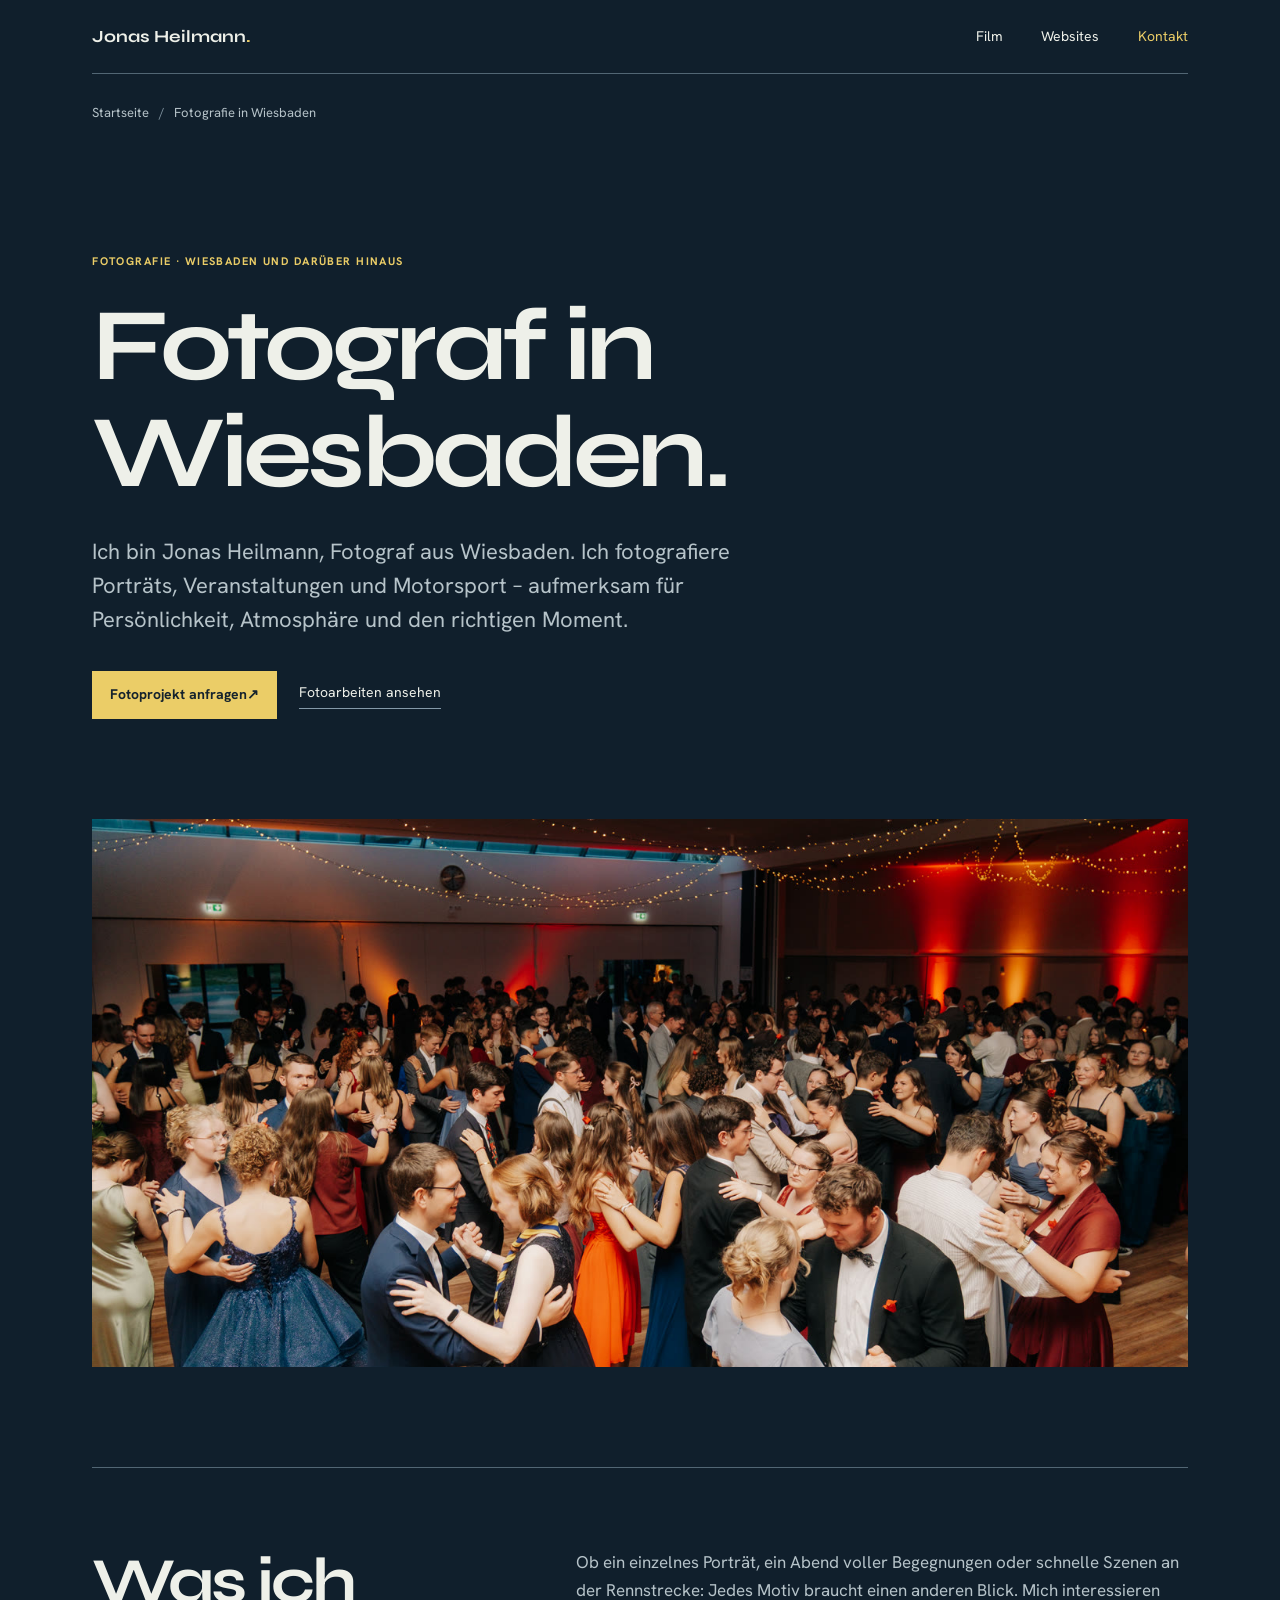
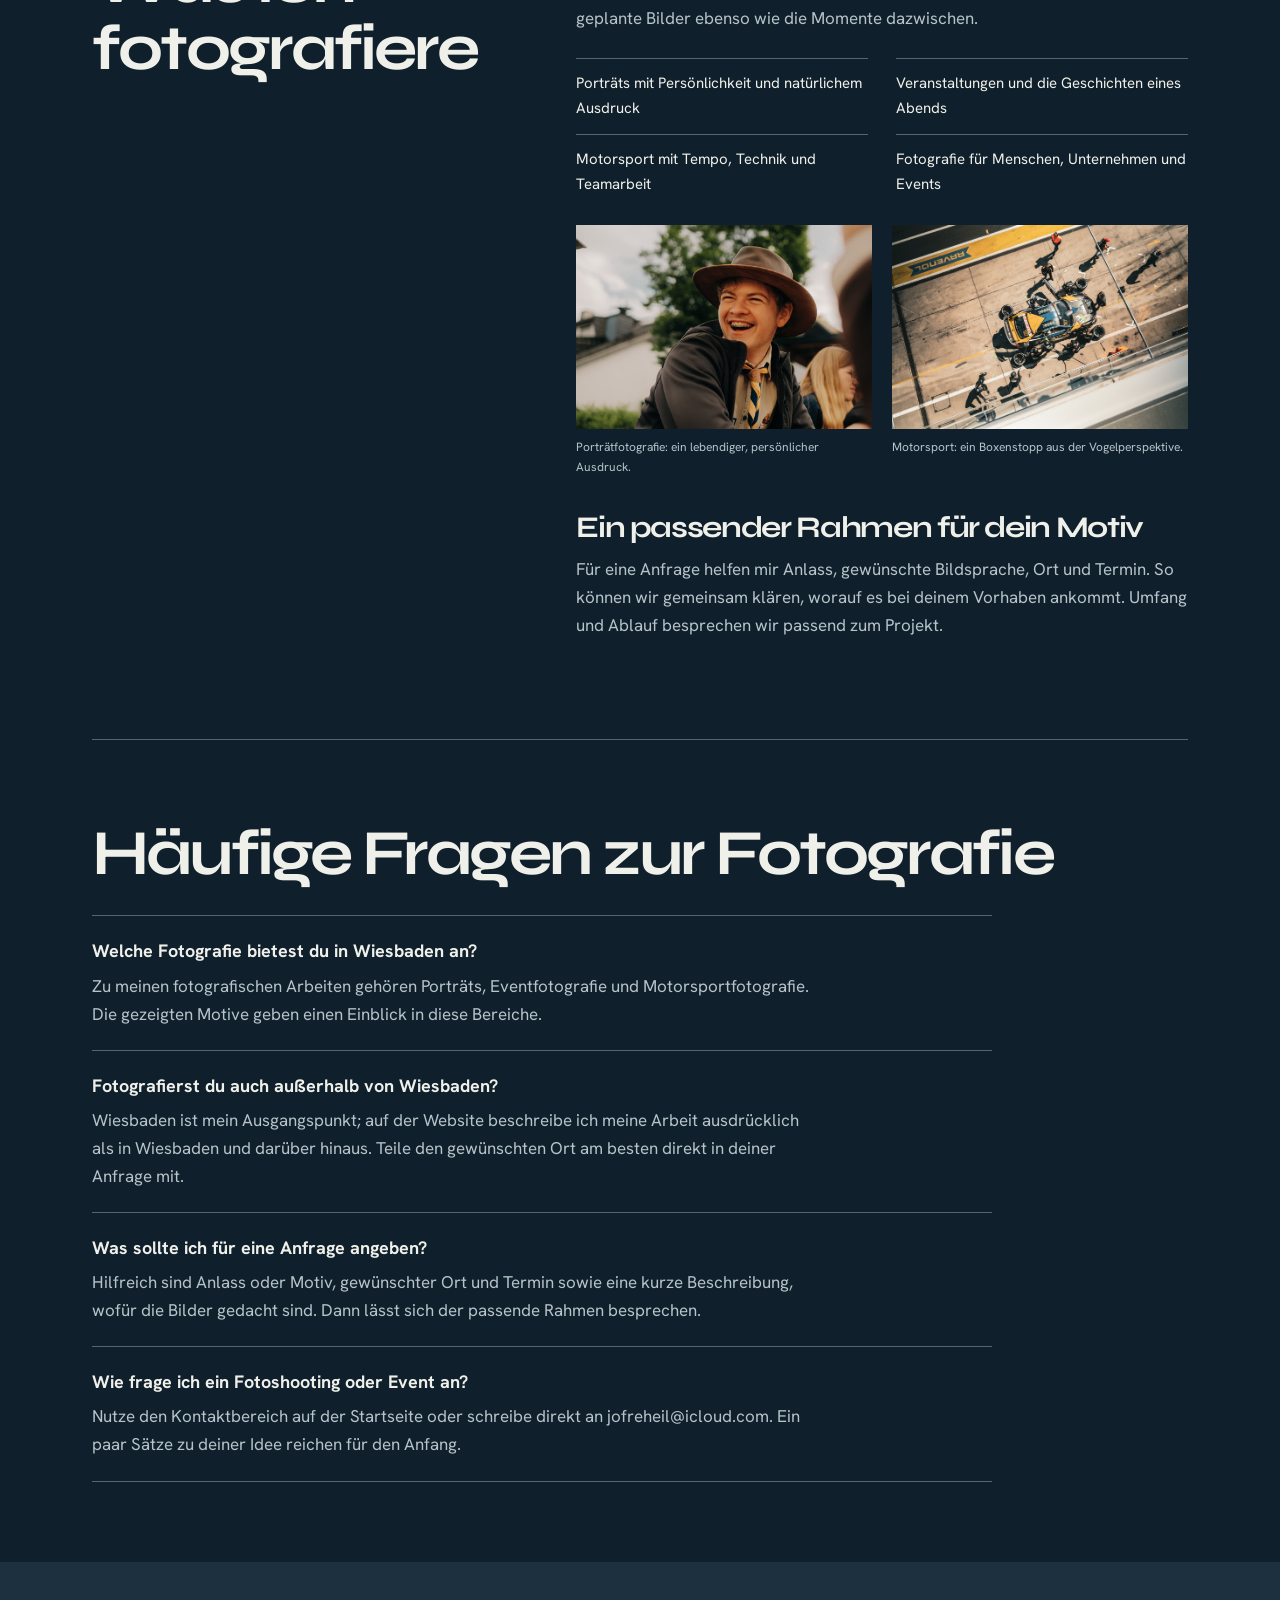
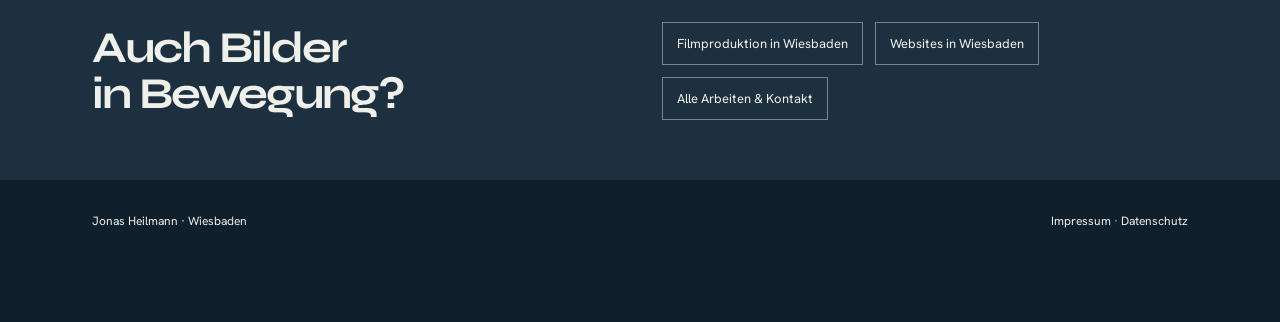
<file: docs/fotografie-wiesbaden.html>
<!doctype html>
<html lang="de">
<head>
  <meta charset="utf-8">
  <meta name="viewport" content="width=device-width,initial-scale=1">
  <meta name="theme-color" content="#101f2c">
  <meta name="description" content="Porträt-, Event- und Motorsportfotografie in Wiesbaden und darüber hinaus. Jonas Heilmann hält Menschen, Atmosphäre und Bewegung in ausdrucksstarken Bildern fest.">
  <meta name="robots" content="index,follow,max-image-preview:large">
  <title>Fotograf Wiesbaden | Porträt & Event · Jonas Heilmann</title>
  <link rel="canonical" href="https://jofrehe.github.io/jonas-heilmann-portfolio/fotografie-wiesbaden.html">
  <meta property="og:type" content="website"><meta property="og:locale" content="de_DE"><meta property="og:site_name" content="Jonas Heilmann">
  <meta property="og:title" content="Fotografie in Wiesbaden | Jonas Heilmann"><meta property="og:description" content="Porträt-, Event- und Motorsportfotografie – aufmerksam für Menschen, Atmosphäre und Bewegung.">
  <meta property="og:url" content="https://jofrehe.github.io/jonas-heilmann-portfolio/fotografie-wiesbaden.html"><meta property="og:image" content="https://jofrehe.github.io/jonas-heilmann-portfolio/assets/portfolio-event.jpg"><meta property="og:image:alt" content="Gäste tanzen bei einem festlich beleuchteten Ball">
  <link rel="icon" href="assets/mark.svg" type="image/svg+xml"><link rel="stylesheet" href="service.css">
  <script type="application/ld+json">{"@context":"https://schema.org","@graph":[{"@type":"WebPage","@id":"https://jofrehe.github.io/jonas-heilmann-portfolio/fotografie-wiesbaden.html#webpage","url":"https://jofrehe.github.io/jonas-heilmann-portfolio/fotografie-wiesbaden.html","name":"Fotografie in Wiesbaden | Jonas Heilmann","inLanguage":"de-DE","about":{"@id":"https://jofrehe.github.io/jonas-heilmann-portfolio/#studio"},"breadcrumb":{"@id":"https://jofrehe.github.io/jonas-heilmann-portfolio/fotografie-wiesbaden.html#breadcrumb"}},{"@type":"Service","@id":"https://jofrehe.github.io/jonas-heilmann-portfolio/fotografie-wiesbaden.html#service","name":"Porträt-, Event- und Motorsportfotografie","serviceType":"Fotografie","provider":{"@id":"https://jofrehe.github.io/jonas-heilmann-portfolio/#studio"},"areaServed":{"@type":"City","name":"Wiesbaden"},"url":"https://jofrehe.github.io/jonas-heilmann-portfolio/fotografie-wiesbaden.html","description":"Fotografie für Menschen, Unternehmen und Veranstaltungen: Porträts, Events und Motorsport in Wiesbaden und darüber hinaus."},{"@type":"BreadcrumbList","@id":"https://jofrehe.github.io/jonas-heilmann-portfolio/fotografie-wiesbaden.html#breadcrumb","itemListElement":[{"@type":"ListItem","position":1,"name":"Startseite","item":"https://jofrehe.github.io/jonas-heilmann-portfolio/"},{"@type":"ListItem","position":2,"name":"Fotografie in Wiesbaden","item":"https://jofrehe.github.io/jonas-heilmann-portfolio/fotografie-wiesbaden.html"}]}]}</script>
</head>
<body><a class="skip" href="#main">Zum Inhalt springen</a>
<header class="wrap"><div class="topbar"><a class="brand" href="index.html">Jonas Heilmann<i>.</i></a><nav class="topnav" aria-label="Hauptnavigation"><a href="filmproduktion-wiesbaden.html">Film</a><a href="webdesign-wiesbaden.html">Websites</a><a href="index.html#kontakt">Kontakt</a></nav></div><nav class="crumbs" aria-label="Brotkrumennavigation"><ol><li><a href="index.html">Startseite</a></li><li aria-current="page">Fotografie in Wiesbaden</li></ol></nav></header>
<main id="main" class="wrap">
  <section class="hero" aria-labelledby="title"><p class="eyebrow">Fotografie · Wiesbaden und darüber hinaus</p><h1 id="title">Fotograf in Wiesbaden.</h1><p class="lede">Ich bin Jonas Heilmann, Fotograf aus Wiesbaden. Ich fotografiere Porträts, Veranstaltungen und Motorsport – aufmerksam für Persönlichkeit, Atmosphäre und den richtigen Moment.</p><div class="hero-actions"><a class="button" href="index.html#kontakt">Fotoprojekt anfragen <span aria-hidden="true">↗</span></a><a class="quiet-link" href="index.html#foto">Fotoarbeiten ansehen</a></div><figure class="hero-image"><img src="assets/portfolio-event.jpg" alt="Gäste tanzen bei einem festlich beleuchteten Ball – Eventfotografie" width="1400" height="934"></figure></section>
  <section class="content" aria-labelledby="arbeitsweise"><h2 id="arbeitsweise">Was ich fotografiere</h2><div class="content-copy"><p>Ob ein einzelnes Porträt, ein Abend voller Begegnungen oder schnelle Szenen an der Rennstrecke: Jedes Motiv braucht einen anderen Blick. Mich interessieren geplante Bilder ebenso wie die Momente dazwischen.</p><ul class="list"><li>Porträts mit Persönlichkeit und natürlichem Ausdruck</li><li>Veranstaltungen und die Geschichten eines Abends</li><li>Motorsport mit Tempo, Technik und Teamarbeit</li><li>Fotografie für Menschen, Unternehmen und Events</li></ul><div class="sample-grid"><figure><img src="assets/portfolio-portrait.jpg" alt="Lachendes Porträt eines jungen Mannes im Freien" width="934" height="1400" loading="lazy"><figcaption>Porträtfotografie: ein lebendiger, persönlicher Ausdruck.</figcaption></figure><figure><img src="assets/portfolio-motorsport.jpg" alt="Rennwagen und Boxencrew beim Boxenstopp, von oben gesehen" width="1400" height="934" loading="lazy"><figcaption>Motorsport: ein Boxenstopp aus der Vogelperspektive.</figcaption></figure></div><h3>Ein passender Rahmen für dein Motiv</h3><p>Für eine Anfrage helfen mir Anlass, gewünschte Bildsprache, Ort und Termin. So können wir gemeinsam klären, worauf es bei deinem Vorhaben ankommt. Umfang und Ablauf besprechen wir passend zum Projekt.</p></div></section>
  <section class="faq" aria-labelledby="faq-title"><h2 id="faq-title">Häufige Fragen zur Fotografie</h2><div class="faq-list"><article class="faq-item"><h3>Welche Fotografie bietest du in Wiesbaden an?</h3><p>Zu meinen fotografischen Arbeiten gehören Porträts, Eventfotografie und Motorsportfotografie. Die gezeigten Motive geben einen Einblick in diese Bereiche.</p></article><article class="faq-item"><h3>Fotografierst du auch außerhalb von Wiesbaden?</h3><p>Wiesbaden ist mein Ausgangspunkt; auf der Website beschreibe ich meine Arbeit ausdrücklich als in Wiesbaden und darüber hinaus. Teile den gewünschten Ort am besten direkt in deiner Anfrage mit.</p></article><article class="faq-item"><h3>Was sollte ich für eine Anfrage angeben?</h3><p>Hilfreich sind Anlass oder Motiv, gewünschter Ort und Termin sowie eine kurze Beschreibung, wofür die Bilder gedacht sind. Dann lässt sich der passende Rahmen besprechen.</p></article><article class="faq-item"><h3>Wie frage ich ein Fotoshooting oder Event an?</h3><p>Nutze den Kontaktbereich auf der Startseite oder schreibe direkt an <a href="mailto:jofreheil@icloud.com">jofreheil@icloud.com</a>. Ein paar Sätze zu deiner Idee reichen für den Anfang.</p></article></div></section>
</main><section class="crosslinks"><div class="wrap crosslinks-inner"><h2>Auch Bilder in Bewegung?</h2><nav aria-label="Weitere Leistungen"><a href="filmproduktion-wiesbaden.html">Filmproduktion in Wiesbaden</a><a href="webdesign-wiesbaden.html">Websites in Wiesbaden</a><a href="index.html">Alle Arbeiten & Kontakt</a></nav></div></section><footer class="wrap service-footer"><a href="index.html">Jonas Heilmann · Wiesbaden</a><span><a href="impressum.html">Impressum</a> · <a href="datenschutz.html">Datenschutz</a></span></footer></body></html>
</file>
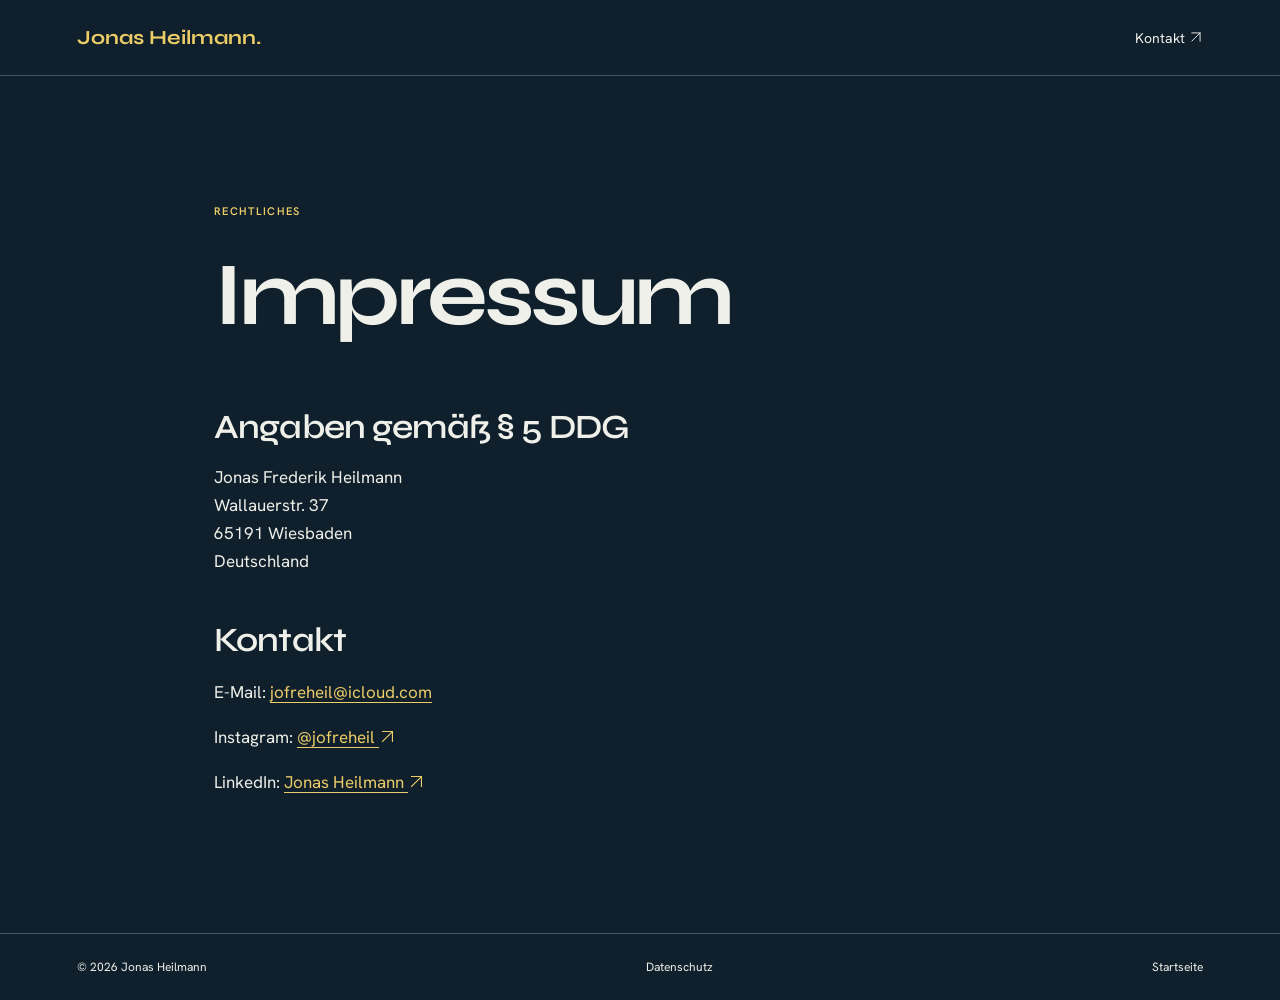
<file: docs/impressum.html>
<!doctype html><html lang="de"><head><meta charset="utf-8"><meta name="viewport" content="width=device-width,initial-scale=1"><meta name="robots" content="noindex"><title>Impressum | Jonas Heilmann</title><link rel="stylesheet" href="legal.css"></head><body>
<header><a href="index.html">Jonas Heilmann.</a><a href="index.html#kontakt">Kontakt <svg xmlns="http://www.w3.org/2000/svg" width="1em" height="1em" viewBox="0 0 24 24" fill="none" stroke="currentColor" stroke-width="1.6" stroke-linecap="square" stroke-linejoin="miter" aria-hidden="true" focusable="false" style="display:inline-block;vertical-align:-.12em"><path d="M5 19 19 5M5 5h14v14"/></svg></a></header>
<main><p class="kicker">RECHTLICHES</p><h1>Impressum</h1><h2>Angaben gemäß § 5 DDG</h2><address>Jonas Frederik Heilmann<br>Wallauerstr. 37<br>65191 Wiesbaden<br>Deutschland</address><h2>Kontakt</h2><p>E-Mail: <a href="mailto:jofreheil@icloud.com">jofreheil@icloud.com</a></p><p>Instagram: <a href="https://www.instagram.com/jofreheil/" target="_blank" rel="noopener noreferrer">@jofreheil <svg xmlns="http://www.w3.org/2000/svg" width="1em" height="1em" viewBox="0 0 24 24" fill="none" stroke="currentColor" stroke-width="1.6" stroke-linecap="square" stroke-linejoin="miter" aria-hidden="true" focusable="false" style="display:inline-block;vertical-align:-.12em"><path d="M5 19 19 5M5 5h14v14"/></svg></a></p><p>LinkedIn: <a href="https://www.linkedin.com/in/jonas-heilmann-833816412/" target="_blank" rel="noopener noreferrer">Jonas Heilmann <svg xmlns="http://www.w3.org/2000/svg" width="1em" height="1em" viewBox="0 0 24 24" fill="none" stroke="currentColor" stroke-width="1.6" stroke-linecap="square" stroke-linejoin="miter" aria-hidden="true" focusable="false" style="display:inline-block;vertical-align:-.12em"><path d="M5 19 19 5M5 5h14v14"/></svg></a></p></main>
<footer><span>© 2026 Jonas Heilmann</span><a href="datenschutz.html">Datenschutz</a><a href="index.html">Startseite</a></footer></body></html>
</file>
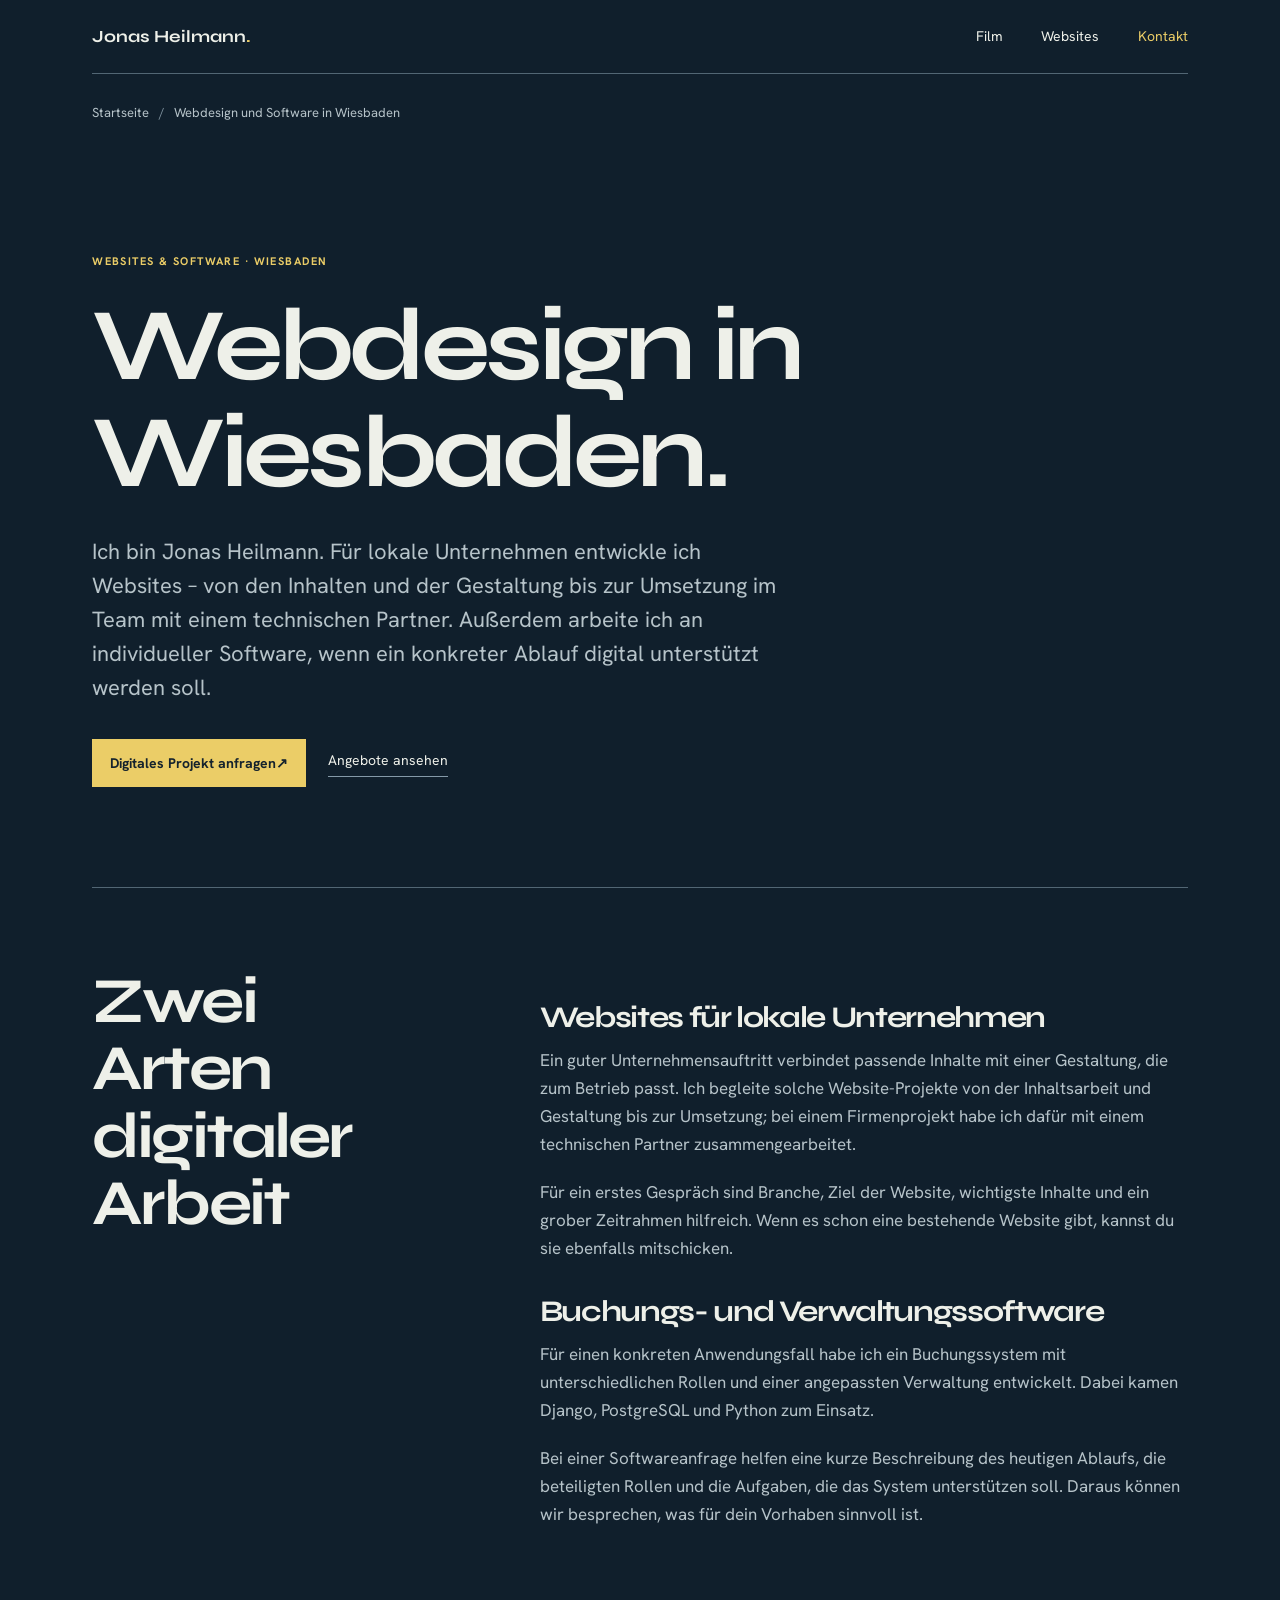
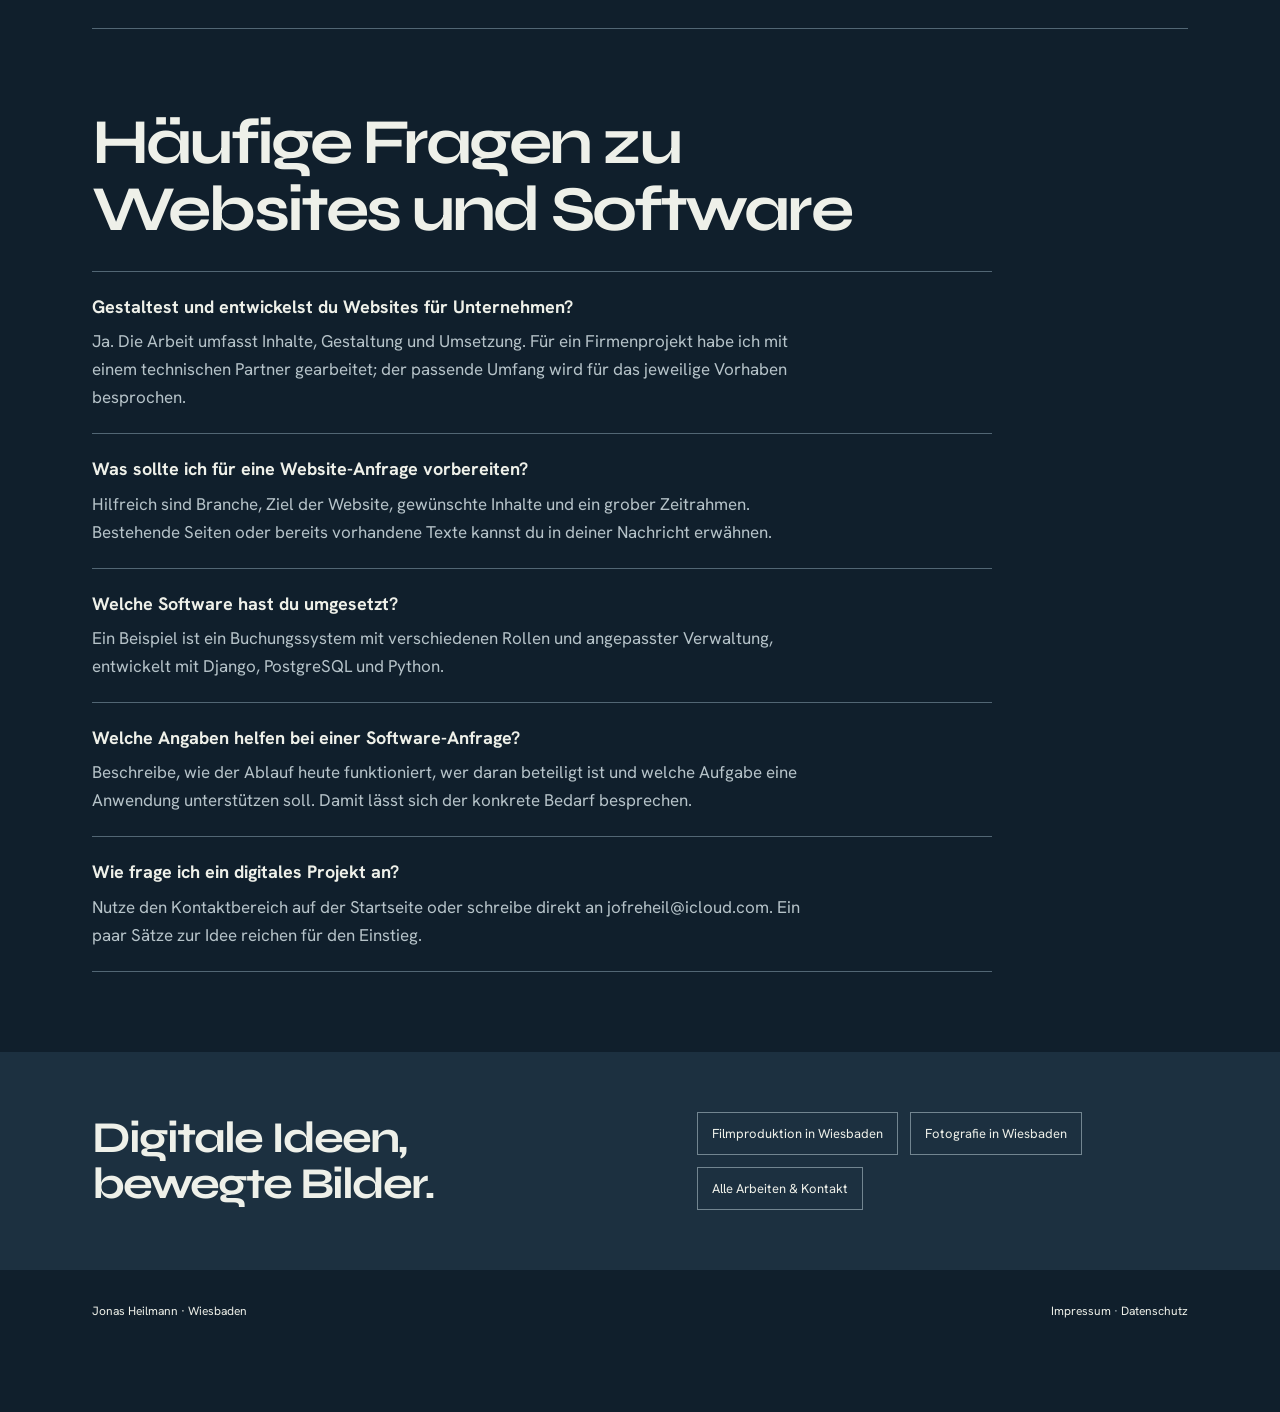
<file: docs/webdesign-wiesbaden.html>
<!doctype html>
<html lang="de">
<head>
  <meta charset="utf-8">
  <meta name="viewport" content="width=device-width,initial-scale=1">
  <meta name="theme-color" content="#101f2c">
  <meta name="description" content="Websites für lokale Unternehmen: Inhalte, Gestaltung und Umsetzung im Team. Buchungs- und Verwaltungssoftware mit Django, PostgreSQL und Python.">
  <meta name="robots" content="index,follow,max-image-preview:large">
  <title>Webdesign Wiesbaden | Websites & Software · Jonas Heilmann</title>
  <link rel="canonical" href="https://jofrehe.github.io/jonas-heilmann-portfolio/webdesign-wiesbaden.html">
  <meta property="og:type" content="website"><meta property="og:locale" content="de_DE"><meta property="og:site_name" content="Jonas Heilmann">
  <meta property="og:title" content="Webdesign und individuelle Software in Wiesbaden | Jonas Heilmann"><meta property="og:description" content="Websites für lokale Unternehmen und individuelle Buchungs- und Verwaltungssoftware.">
  <meta property="og:url" content="https://jofrehe.github.io/jonas-heilmann-portfolio/webdesign-wiesbaden.html">
  <link rel="icon" href="assets/mark.svg" type="image/svg+xml"><link rel="stylesheet" href="service.css">
  <script type="application/ld+json">{"@context":"https://schema.org","@graph":[{"@type":"WebPage","@id":"https://jofrehe.github.io/jonas-heilmann-portfolio/webdesign-wiesbaden.html#webpage","url":"https://jofrehe.github.io/jonas-heilmann-portfolio/webdesign-wiesbaden.html","name":"Webdesign und Software in Wiesbaden | Jonas Heilmann","inLanguage":"de-DE","about":{"@id":"https://jofrehe.github.io/jonas-heilmann-portfolio/#studio"},"breadcrumb":{"@id":"https://jofrehe.github.io/jonas-heilmann-portfolio/webdesign-wiesbaden.html#breadcrumb"}},{"@type":"Service","@id":"https://jofrehe.github.io/jonas-heilmann-portfolio/webdesign-wiesbaden.html#service","name":"Websites und individuelle Software","serviceType":["Webdesign","Website-Entwicklung","Individuelle Softwareentwicklung"],"provider":{"@id":"https://jofrehe.github.io/jonas-heilmann-portfolio/#studio"},"areaServed":{"@type":"City","name":"Wiesbaden"},"url":"https://jofrehe.github.io/jonas-heilmann-portfolio/webdesign-wiesbaden.html","description":"Websites für lokale Unternehmen, von Inhalten und Gestaltung bis zur Umsetzung im Team mit einem technischen Partner. Außerdem individuelle Buchungs- und Verwaltungssoftware."},{"@type":"BreadcrumbList","@id":"https://jofrehe.github.io/jonas-heilmann-portfolio/webdesign-wiesbaden.html#breadcrumb","itemListElement":[{"@type":"ListItem","position":1,"name":"Startseite","item":"https://jofrehe.github.io/jonas-heilmann-portfolio/"},{"@type":"ListItem","position":2,"name":"Webdesign und Software in Wiesbaden","item":"https://jofrehe.github.io/jonas-heilmann-portfolio/webdesign-wiesbaden.html"}]}]}</script>
</head>
<body><a class="skip" href="#main">Zum Inhalt springen</a>
<header class="wrap"><div class="topbar"><a class="brand" href="index.html">Jonas Heilmann<i>.</i></a><nav class="topnav" aria-label="Hauptnavigation"><a href="filmproduktion-wiesbaden.html">Film</a><a href="webdesign-wiesbaden.html" aria-current="page">Websites</a><a href="index.html#kontakt">Kontakt</a></nav></div><nav class="crumbs" aria-label="Brotkrumennavigation"><ol><li><a href="index.html">Startseite</a></li><li aria-current="page">Webdesign und Software in Wiesbaden</li></ol></nav></header>
<main id="main" class="wrap">
  <section class="hero" aria-labelledby="title"><p class="eyebrow">Websites & Software · Wiesbaden</p><h1 id="title">Webdesign in Wiesbaden.</h1><p class="lede">Ich bin Jonas Heilmann. Für lokale Unternehmen entwickle ich Websites – von den Inhalten und der Gestaltung bis zur Umsetzung im Team mit einem technischen Partner. Außerdem arbeite ich an individueller Software, wenn ein konkreter Ablauf digital unterstützt werden soll.</p><div class="hero-actions"><a class="button" href="index.html#kontakt">Digitales Projekt anfragen <span aria-hidden="true">↗</span></a><a class="quiet-link" href="#angebote">Angebote ansehen</a></div></section>
  <section class="content" id="angebote" aria-labelledby="websites"><h2 id="websites">Zwei Arten digitaler Arbeit</h2><div class="content-copy"><h3>Websites für lokale Unternehmen</h3><p>Ein guter Unternehmensauftritt verbindet passende Inhalte mit einer Gestaltung, die zum Betrieb passt. Ich begleite solche Website-Projekte von der Inhaltsarbeit und Gestaltung bis zur Umsetzung; bei einem Firmenprojekt habe ich dafür mit einem technischen Partner zusammengearbeitet.</p><p>Für ein erstes Gespräch sind Branche, Ziel der Website, wichtigste Inhalte und ein grober Zeitrahmen hilfreich. Wenn es schon eine bestehende Website gibt, kannst du sie ebenfalls mitschicken.</p><h3>Buchungs- und Verwaltungssoftware</h3><p>Für einen konkreten Anwendungsfall habe ich ein Buchungssystem mit unterschiedlichen Rollen und einer angepassten Verwaltung entwickelt. Dabei kamen Django, PostgreSQL und Python zum Einsatz.</p><p>Bei einer Softwareanfrage helfen eine kurze Beschreibung des heutigen Ablaufs, die beteiligten Rollen und die Aufgaben, die das System unterstützen soll. Daraus können wir besprechen, was für dein Vorhaben sinnvoll ist.</p></div></section>
  <section class="faq" aria-labelledby="faq-title"><h2 id="faq-title">Häufige Fragen zu Websites und Software</h2><div class="faq-list"><article class="faq-item"><h3>Gestaltest und entwickelst du Websites für Unternehmen?</h3><p>Ja. Die Arbeit umfasst Inhalte, Gestaltung und Umsetzung. Für ein Firmenprojekt habe ich mit einem technischen Partner gearbeitet; der passende Umfang wird für das jeweilige Vorhaben besprochen.</p></article><article class="faq-item"><h3>Was sollte ich für eine Website-Anfrage vorbereiten?</h3><p>Hilfreich sind Branche, Ziel der Website, gewünschte Inhalte und ein grober Zeitrahmen. Bestehende Seiten oder bereits vorhandene Texte kannst du in deiner Nachricht erwähnen.</p></article><article class="faq-item"><h3>Welche Software hast du umgesetzt?</h3><p>Ein Beispiel ist ein Buchungssystem mit verschiedenen Rollen und angepasster Verwaltung, entwickelt mit Django, PostgreSQL und Python.</p></article><article class="faq-item"><h3>Welche Angaben helfen bei einer Software-Anfrage?</h3><p>Beschreibe, wie der Ablauf heute funktioniert, wer daran beteiligt ist und welche Aufgabe eine Anwendung unterstützen soll. Damit lässt sich der konkrete Bedarf besprechen.</p></article><article class="faq-item"><h3>Wie frage ich ein digitales Projekt an?</h3><p>Nutze den Kontaktbereich auf der Startseite oder schreibe direkt an <a href="mailto:jofreheil@icloud.com">jofreheil@icloud.com</a>. Ein paar Sätze zur Idee reichen für den Einstieg.</p></article></div></section>
</main><section class="crosslinks"><div class="wrap crosslinks-inner"><h2>Digitale Ideen, bewegte Bilder.</h2><nav aria-label="Weitere Leistungen"><a href="filmproduktion-wiesbaden.html">Filmproduktion in Wiesbaden</a><a href="fotografie-wiesbaden.html">Fotografie in Wiesbaden</a><a href="index.html">Alle Arbeiten & Kontakt</a></nav></div></section><footer class="wrap service-footer"><a href="index.html">Jonas Heilmann · Wiesbaden</a><span><a href="impressum.html">Impressum</a> · <a href="datenschutz.html">Datenschutz</a></span></footer></body></html>
</file>
<file: docs/scrollcraft.css>
/* ============================================================================
   scrollcraft.css: the taste floor
   ----------------------------------------------------------------------------
   Two layers, and the split matters:

     TOKENS   what you override per brand. Colour roles, the type ramp, the
              spacing scale, elevation, motion. A brand is ~12 values.
     DEVICES  what the engine drives. Do not restyle these to taste; they are
              the mechanism. Style your own markup instead.

   Nothing here draws a "component". There are no card, badge, or pill classes,
   because a stylesheet that ships those is how every page built on it ends up
   with the same shapes. You get a floor and a vocabulary; the composition is
   yours.
   ========================================================================== */

/* ---------------------------------------------------------------- tokens -- */
:root {
  /* --- colour roles. Override these six and the page is rebranded. -------- */
  --sc-canvas:      #08090b;   /* the page ground. Drift interpolates this.   */
  --sc-surface:     #101217;   /* anything raised off the ground             */
  --sc-ink:         #f4f2ef;   /* primary text                               */
  --sc-ink-soft:    #9a9ba1;   /* secondary text. Tinted, never flat gray.   */
  --sc-accent:      #d8ff3e;   /* ONE accent. It owns a region, not confetti. */
  --sc-accent-ink:  #08090b;   /* text that sits on the accent               */

  --sc-hairline:    color-mix(in oklab, var(--sc-ink) 12%, transparent);
  --sc-hairline-strong: color-mix(in oklab, var(--sc-ink) 22%, transparent);

  /* --- type. Two families max. Display carries voice, text carries prose. - */
  --sc-font-display: "Instrument Sans", "Geist", system-ui, sans-serif;
  --sc-font-text:    "Geist", system-ui, sans-serif;
  --sc-font-mono:    "Geist Mono", ui-monospace, monospace;

  /* Fluid ramp. Tracking tightens as size grows because a face set at 6rem
     with 0 tracking reads loose; this is optical correction, not decoration. */
  --sc-t-xs:   clamp(0.75rem, 0.72rem + 0.15vw, 0.82rem);
  --sc-t-sm:   clamp(0.875rem, 0.84rem + 0.18vw, 0.95rem);
  --sc-t-base: clamp(1rem, 0.96rem + 0.22vw, 1.125rem);
  --sc-t-lg:   clamp(1.2rem, 1.1rem + 0.5vw, 1.5rem);
  --sc-t-xl:   clamp(1.6rem, 1.35rem + 1.2vw, 2.25rem);
  --sc-t-2xl:  clamp(2.1rem, 1.6rem + 2.4vw, 3.4rem);
  --sc-t-3xl:  clamp(2.8rem, 1.9rem + 4.2vw, 5rem);
  --sc-t-4xl:  clamp(3.4rem, 1.9rem + 6.6vw, 7.5rem);

  --sc-track-tight:  -0.035em;
  --sc-track-snug:   -0.02em;
  --sc-track-normal: -0.005em;
  --sc-track-wide:    0.08em;

  --sc-leading-none: 0.94;
  --sc-leading-tight: 1.06;
  --sc-leading-body: 1.62;

  --sc-measure: 62ch;

  /* --- space. 4px base: the useful middle steps an 8-only scale misses. --- */
  --sc-1: 0.25rem;  --sc-2: 0.5rem;   --sc-3: 0.75rem;  --sc-4: 1rem;
  --sc-5: 1.5rem;   --sc-6: 2rem;     --sc-7: 3rem;     --sc-8: 4rem;
  --sc-9: 6rem;     --sc-10: 8rem;    --sc-11: 12rem;

  /* Section rhythm is fluid so a phone doesn't inherit desktop air. */
  --sc-section: clamp(4.5rem, 9vw, 11rem);
  --sc-gutter:  clamp(1.25rem, 5vw, 5.5rem);
  --sc-maxw:    82rem;

  /* --- radius. Pick one scale for the page and hold it. ------------------- */
  --sc-r-sm: 6px;  --sc-r-md: 12px;  --sc-r-lg: 20px;  --sc-r-pill: 999px;

  /* --- elevation. Every shadow has an offset AND a soft blur, and is tinted
         to the canvas hue. A zero-offset coloured halo is decoration, not
         depth, so there isn't one here. ---------------------------------- */
  --sc-shadow-color: 220 40% 2%;
  --sc-e1: 0 1px 2px hsl(var(--sc-shadow-color) / 0.28),
           0 2px 6px -1px hsl(var(--sc-shadow-color) / 0.20);
  --sc-e2: 0 2px 4px hsl(var(--sc-shadow-color) / 0.24),
           0 8px 18px -4px hsl(var(--sc-shadow-color) / 0.30);
  --sc-e3: 0 4px 8px hsl(var(--sc-shadow-color) / 0.22),
           0 18px 40px -8px hsl(var(--sc-shadow-color) / 0.38),
           0 48px 90px -24px hsl(var(--sc-shadow-color) / 0.30);

  /* Edge light: a 1px top highlight sells a raised surface better than any
     amount of blur, because real raised things catch light on their lip. */
  --sc-edge: inset 0 1px 0 color-mix(in oklab, var(--sc-ink) 10%, transparent);

  /* --- motion. Built-in CSS easings are too weak for UI. ------------------ */
  --sc-ease-out:    cubic-bezier(0.23, 1, 0.32, 1);
  --sc-ease-in-out: cubic-bezier(0.77, 0, 0.175, 1);
  --sc-ease-drawer: cubic-bezier(0.32, 0.72, 0, 1);
  --sc-d-fast: 160ms;  --sc-d-base: 240ms;  --sc-d-slow: 420ms;

  --sc-z-stage: 1; --sc-z-copy: 20; --sc-z-chrome: 60;
}

/* --------------------------------------------------------------- reset -- */
*, *::before, *::after { box-sizing: border-box; }
html { -webkit-text-size-adjust: 100%; scroll-behavior: smooth; }
@media (prefers-reduced-motion: reduce) { html { scroll-behavior: auto; } }

body {
  margin: 0;
  background: var(--sc-canvas);
  color: var(--sc-ink);
  font-family: var(--sc-font-text);
  font-size: var(--sc-t-base);
  line-height: var(--sc-leading-body);
  letter-spacing: var(--sc-track-normal);
  -webkit-font-smoothing: antialiased;
  text-rendering: optimizeLegibility;
  font-synthesis-weight: none;
  overflow-x: clip;
}
img, video, canvas, svg { display: block; max-width: 100%; }
button, input, select, textarea { font: inherit; color: inherit; }

/* ------------------------------------------------- the browser surfaces --
   The parts you did not draw still carry the design. Selection, caret, focus
   ring, scrollbar and tabular numerals all ship with defaults that belong to no
   design system. Theming them is the cheapest signal that a page was built
   rather than assembled, and it is the step that gets skipped most reliably. */
::selection { background: var(--sc-accent); color: var(--sc-accent-ink); }
:root { caret-color: var(--sc-accent); accent-color: var(--sc-accent); }
:focus-visible {
  outline: 2px solid var(--sc-accent);
  outline-offset: 3px;
  border-radius: var(--sc-r-sm);
}
:where(a) { color: inherit; text-decoration-thickness: 1px; text-underline-offset: 0.22em; }
@supports (scrollbar-color: auto) {
  html { scrollbar-color: color-mix(in oklab, var(--sc-ink) 26%, transparent) transparent; scrollbar-width: thin; }
}
:where(table, .sc-nums, [data-sc-count]) { font-variant-numeric: tabular-nums; }

/* ----------------------------------------------------------- typography -- */
.sc-display {
  font-family: var(--sc-font-display);
  font-weight: 500;
  line-height: var(--sc-leading-none);
  letter-spacing: var(--sc-track-tight);
  text-wrap: balance;
  margin: 0;
}
.sc-display--xl { font-size: var(--sc-t-4xl); }
.sc-display--lg { font-size: var(--sc-t-3xl); }
.sc-display--md { font-size: var(--sc-t-2xl); letter-spacing: var(--sc-track-snug); }
.sc-lede {
  font-size: var(--sc-t-lg);
  line-height: 1.44;
  letter-spacing: var(--sc-track-snug);
  color: var(--sc-ink);
  max-width: 46ch;
  text-wrap: pretty;
  margin: 0;
}
.sc-body { max-width: var(--sc-measure); color: var(--sc-ink-soft); text-wrap: pretty; margin: 0; }
.sc-label {
  font-family: var(--sc-font-mono);
  font-size: var(--sc-t-xs);
  letter-spacing: var(--sc-track-wide);
  text-transform: uppercase;
  color: var(--sc-ink-soft);
}

/* ---------------------------------------------------------------- layout -- */
.sc-wrap { width: 100%; max-width: var(--sc-maxw); margin-inline: auto; padding-inline: var(--sc-gutter); }
.sc-section { padding-block: var(--sc-section); }
/* More space above a heading than below it: the gap belongs to the boundary,
   not to the pair. */
.sc-stack > * + * { margin-top: var(--sc-4); }
.sc-stack > :is(h1,h2,h3) { margin-top: var(--sc-7); }
.sc-stack > :is(h1,h2,h3):first-child { margin-top: 0; }
.sc-rule { height: 1px; border: 0; background: var(--sc-hairline); margin: 0; }

/* =============================================================== DEVICES ==
   Driven by the engine. Restyle your own markup, not these.                */

.sc-act--pinned { position: relative; }
.sc-stage {
  position: sticky; top: 0;
  height: 100vh; height: 100svh;
  overflow: clip;
  z-index: var(--sc-z-stage);
}

/* scrub / sequence media */
.sc-stage :is(video[data-sc-scrub], canvas[data-sc-sequence], .sc-stage__poster) {
  position: absolute; inset: 0;
  width: 100%; height: 100%;
  object-fit: cover;
}
video[data-sc-scrub] { opacity: 0; transition: opacity 380ms var(--sc-ease-out); }
.sc-has-clip video[data-sc-scrub] { opacity: 1; }
/* The poster is a live frame-holder, not a placeholder: it stays up until a
   real video frame has painted, which is what stops the blank-stage flash. */
.sc-stage__poster { z-index: 0; transition: opacity 380ms var(--sc-ease-out); }
.sc-has-clip .sc-stage__poster { opacity: 0; }

/* A scrim only where text sits. A full-frame darkening layer flattens the
   image everywhere to fix contrast in one corner. */
.sc-scrim {
  position: absolute; inset: 0; pointer-events: none; z-index: 1;
  background: linear-gradient(
    var(--sc-scrim-angle, 180deg),
    color-mix(in oklab, var(--sc-canvas) var(--sc-scrim-a, 78%), transparent) 0%,
    color-mix(in oklab, var(--sc-canvas) 30%, transparent) 42%,
    transparent 68%);
}
/* Point the scrim at the copy. A scrim gradient that darkens the top while the
   copy sits at the bottom fixes contrast nowhere and flattens the image
   everywhere, which is the most common way text-over-video goes wrong. */
.sc-scrim--bottom { --sc-scrim-angle: 0deg; }
.sc-scrim--left   { --sc-scrim-angle: 90deg; }
.sc-scrim--right  { --sc-scrim-angle: 270deg; }

/* Corner scrims, for copy anchored to a corner. An edge gradient has to darken
   a whole band across the frame to cover one corner; a corner gradient puts the
   density where the text is and leaves the rest of the image alone. Pair with
   .sc-copy--lead / .sc-copy--trail. */
.sc-scrim--lead {
  background: linear-gradient(to top right,
    color-mix(in oklab, var(--sc-canvas) 94%, transparent) 0%,
    color-mix(in oklab, var(--sc-canvas) 72%, transparent) 30%,
    color-mix(in oklab, var(--sc-canvas) 30%, transparent) 52%,
    transparent 72%);
}
.sc-scrim--trail {
  background: linear-gradient(to top left,
    color-mix(in oklab, var(--sc-canvas) 94%, transparent) 0%,
    color-mix(in oklab, var(--sc-canvas) 72%, transparent) 30%,
    color-mix(in oklab, var(--sc-canvas) 30%, transparent) 52%,
    transparent 72%);
}
/* A band across the bottom, for copy that spans the full width of the frame.
   That is what both corner anchors become below 860px, and it is also the right
   shape whenever the copy block is wider than a corner. */
.sc-scrim--band {
  background: linear-gradient(to top,
    color-mix(in oklab, var(--sc-canvas) 94%, transparent) 0%,
    color-mix(in oklab, var(--sc-canvas) 74%, transparent) 22%,
    color-mix(in oklab, var(--sc-canvas) 30%, transparent) 42%,
    transparent 58%);
}
.sc-scrim--vignette {
  background: radial-gradient(120% 90% at 50% 45%, transparent 40%,
              color-mix(in oklab, var(--sc-canvas) 70%, transparent) 100%);
}

/* copy over a stage.
   max-width is in rem, never ch. A `ch` on this container resolves against the
   CONTAINER's font-size (body size), not the display size of the heading inside
   it, so `max-width: 20ch` here silently produces a ~180px column and wraps a
   hero headline to six lines. Set a ch measure on the text element itself. */
.sc-copy {
  position: absolute; z-index: var(--sc-z-copy);
  inset-inline: var(--sc-gutter);
  max-width: min(46rem, 76vw);
  will-change: opacity, transform;
}
.sc-copy--lead   { left: var(--sc-gutter); bottom: clamp(3rem, 12vh, 9rem); }
/* inset-inline FIRST. It is the shorthand for left+right, so declaring it after
   `left: 50%` resets left to auto and the block drifts off the left edge. */
.sc-copy--center { inset-inline: auto; left: 50%; top: 50%; translate: -50% -50%; text-align: center; }
.sc-copy--trail  { inset-inline: auto; right: var(--sc-gutter); bottom: clamp(3rem, 12vh, 9rem); text-align: right; }

/* cue defaults: the engine writes opacity/transform inline, these are the
   pre-paint state so nothing flashes before the first read() */
[data-sc-cue] { opacity: 0; will-change: opacity, transform; }
.sc-ready [data-sc-cue] { transition: none; }

/* kinetic split */
.sc-split { display: inline-block; overflow: hidden; vertical-align: top; }
/* Descenders live below the baseline; a line mask clipped to the line box eats
   the tails off g, y, p, j. The padding buys them room back. */
.sc-split--line { display: block; padding-bottom: 0.14em; margin-bottom: -0.14em; }
.sc-split__i { display: inline-block; will-change: transform, opacity; }
.sc-is-split { opacity: 1 !important; }

/* horizontal rail */
[data-sc-pan] { display: flex; will-change: transform; }

/* reveal + parallax */
[data-sc-reveal] { will-change: clip-path; }
[data-sc-parallax] { will-change: transform; }

/* flow reveal (fires once) */
[data-sc-in], [data-sc-stagger] > * {
  opacity: 0;
  transform: translate3d(0, 14px, 0);
  transition: opacity 620ms var(--sc-ease-out), transform 620ms var(--sc-ease-out);
}
[data-sc-in].sc-in, [data-sc-stagger] > .sc-in { opacity: 1; transform: none; }

/* pointer devices */
[data-sc-tilt] { transform-style: preserve-3d; will-change: transform; }
[data-sc-magnet] { will-change: transform; }
/* isolation always; position only if nothing more specific already set it.
   Written with :where() (zero specificity) on purpose: a plain `position:
   relative` here has the same weight as `.sc-stage` and, being later in the
   file, silently wins. A stage carrying both attributes then stops being
   sticky and the whole act scrolls away instead of pinning. */
[data-sc-spotlight] { isolation: isolate; }
:where([data-sc-spotlight]) { position: relative; }
[data-sc-spotlight]::after {
  content: ""; position: absolute; inset: 0; pointer-events: none; z-index: 2;
  background: radial-gradient(
    28rem 28rem at calc(var(--sc-mx, 0.5) * 100%) calc(var(--sc-my, 0.5) * 100%),
    color-mix(in oklab, var(--sc-accent) 16%, transparent), transparent 70%);
  opacity: 0; transition: opacity var(--sc-d-slow) var(--sc-ease-out);
}
[data-sc-spotlight]:hover::after { opacity: 1; }

/* =========================================================== WORLDFLIGHT ==
   One fixed stage for the whole page. The only thing in document flow is the
   spacer, and it is empty. If you find yourself adding a section here, you want
   act mode instead: the moment a real block scrolls past the fixed stage, the
   page has a seam again and the whole point is gone.                        */

[data-sc-mode="worldflight"] { position: relative; }

.sc-world {
  position: fixed; inset: 0;
  overflow: clip;
  z-index: var(--sc-z-stage);
  background: var(--sc-canvas);
}

/* Every leg is mounted for the life of the page and stacked in the same box.
   The engine owns opacity, visibility and z-index here; do not set them. */
.sc-world__seg {
  position: absolute; inset: 0;
  opacity: 0;
  will-change: opacity;
}
.sc-world__seg > :is(video, img, canvas) {
  position: absolute; inset: 0;
  width: 100%; height: 100%;
  object-fit: cover;
}
/* The poster is the frame-holder AND the first camera move: the engine pushes
   it in slowly until a real decoded frame is available to replace it. */
.sc-world__poster {
  z-index: 0;
  transform-origin: 50% 50%;
  transition: opacity 420ms var(--sc-ease-out);
}
.sc-world__seg > video { z-index: 1; }
.sc-world__seg.sc-has-clip .sc-world__poster { opacity: 0; }
/* The act stylesheet lights a clip through its ancestor act. A worldflight leg
   has no act, so match the class the engine also writes on the clip itself. */
video[data-sc-scrub].sc-has-clip { opacity: 1; }

/* The copy layer is fixed too, and inert by default: the engine hands
   pointer-events back to a block only while it is actually legible. */
.sc-world__copy {
  position: fixed; inset: 0;
  z-index: var(--sc-z-copy);
  pointer-events: none;
}
.sc-world__scrim { position: absolute; inset: 0; pointer-events: none; z-index: 0; }
[data-sc-copy] {
  opacity: 0;
  pointer-events: none;
  will-change: opacity, transform;
}
.sc-ready [data-sc-copy] { transition: none; }

/* The track. Empty on purpose. */
.sc-world__spacer { pointer-events: none; }

/* scroll progress */
[data-sc-progress] {
  position: fixed; inset: 0 0 auto 0; height: 2px; z-index: var(--sc-z-chrome);
  background: var(--sc-accent); transform-origin: 0 50%; transform: scaleX(0);
  will-change: transform;
}

/* ----------------------------------------------------------- atmosphere --
   Depth is not only shadow. Grain keeps a flat dark ground from banding, and
   it is the difference between "a dark page" and "a lit room". */
.sc-grain { position: fixed; inset: 0; pointer-events: none; z-index: 3; opacity: 0.045; }
.sc-grain::before {
  content: ""; position: absolute; inset: -50%;
  background-image: url("data:image/svg+xml;utf8,<svg xmlns='http://www.w3.org/2000/svg' width='140' height='140'><filter id='n'><feTurbulence type='fractalNoise' baseFrequency='0.85' numOctaves='3'/></filter><rect width='140' height='140' filter='url(%23n)'/></svg>");
}

/* -------------------------------------------------------- reduced motion -- */
@media (prefers-reduced-motion: reduce) {
  /* Fewer and gentler, not zero. Opacity still carries the reveal so the page
     is comprehensible; every position change is dropped. */
  [data-sc-in], [data-sc-stagger] > * { transform: none; transition-duration: 220ms; }
  [data-sc-parallax], [data-sc-pan], .sc-split__i { transform: none !important; }
  /* A wipe is a position change too. Show reveal content settled. */
  [data-sc-reveal] { clip-path: none !important; }
  /* A rail's transform IS its navigation, not decoration. Zeroing it the way
     parallax and kinetic type are zeroed parks the act on its first screenful
     and makes everything past the fold unreachable: a device degrading into
     missing content. Hand the travel back to the reader as an ordinary scroll
     region instead, so the same items are all still gettable without motion.
     A build that would rather re-lay the rail out as a grid can still do that;
     this is the floor, not the ceiling. */
  [data-sc-act="pan"] .sc-stage,
  [data-sc-act="pan"] [data-sc-stage] {
    overflow-x: auto; overflow-y: hidden;
    overscroll-behavior-x: contain;
    scroll-snap-type: x proximity;
  }
  [data-sc-pan] > * { scroll-snap-align: center; }
  [data-sc-spotlight]::after { display: none; }
  /* A worldflight keeps its whole story here. No clip is ever fetched, so the
     posters are the film, and they cross-dissolve through exactly the same
     seams at exactly the same scroll positions. The push-in and the copy drift
     are the only things that go. */
  .sc-world__poster, [data-sc-copy] { transform: none !important; }
}

/* --------------------------------------------------------------- mobile -- */
@media (max-width: 860px) {
  .sc-copy { inset-inline: var(--sc-gutter); max-width: none; }
  .sc-copy--trail { text-align: left; }
  .sc-stage { height: 100svh; }
  /* .sc-copy--trail re-anchors to the left and spans the full width here, so a
     bottom-RIGHT corner gradient darkens the one corner the copy just left and
     guarantees a contrast failure over any bright clip. Point the density at
     the copy: the same band .sc-scrim--band paints. */
  .sc-scrim--trail {
    background: linear-gradient(to top,
      color-mix(in oklab, var(--sc-canvas) 94%, transparent) 0%,
      color-mix(in oklab, var(--sc-canvas) 74%, transparent) 22%,
      color-mix(in oklab, var(--sc-canvas) 30%, transparent) 42%,
      transparent 58%);
  }
}
</file>
<file: docs/site.css>
@font-face{font-family:Syne;src:url('assets/fonts/Syne-Variable.ttf') format('truetype');font-weight:400 800;font-style:normal;font-display:swap}
@font-face{font-family:'Hanken Grotesk';src:url('assets/fonts/HankenGrotesk-Variable.ttf') format('truetype');font-weight:100 900;font-style:normal;font-display:swap}
:root{--sc-canvas:#101f2c;--sc-surface:#1c3040;--sc-ink:#eef0e9;--sc-ink-soft:#b6c3c9;--sc-accent:#ebcd67;--sc-accent-ink:#15232d;--sc-font-display:Syne,sans-serif;--sc-font-text:'Hanken Grotesk',sans-serif;--sc-gutter:clamp(24px,7.2vw,116px);--paper:#e6eae6;--nav-ink:#eef0e9;--nav-rule:#8499a8}
*{box-sizing:border-box}body{margin:0;font-family:var(--sc-font-text);font-size:17px;line-height:1.6;background:var(--sc-canvas);color:var(--sc-ink)}h1,h2,h3,p,figure{margin:0}h1,h2,h3{font-family:var(--sc-font-display);text-wrap:balance;font-weight:700;line-height:1.05;letter-spacing:-.045em}h2{font-size:clamp(42px,5.7vw,88px)}h3{font-size:clamp(23px,2.25vw,36px)}p{text-wrap:pretty}a{color:inherit;text-decoration:none}button,input,textarea{font:inherit}button{cursor:pointer}button:disabled{cursor:not-allowed;opacity:.5}img,video{display:block;max-width:100%;height:auto}button,a,input,textarea,summary{outline-offset:5px}button:focus-visible,a:focus-visible,input:focus-visible,textarea:focus-visible,summary:focus-visible{outline:2px solid var(--sc-accent)}[hidden]{display:none!important}::selection{background:var(--sc-accent);color:var(--sc-accent-ink)}.sr-only,.skip-link:not(:focus){position:absolute;width:1px;height:1px;overflow:hidden;clip-path:inset(50%);white-space:nowrap}.skip-link:focus{position:fixed;top:10px;left:10px;background:var(--sc-accent);color:var(--sc-accent-ink);padding:12px;z-index:1000}.sc-grain{opacity:.027;pointer-events:none}.section-shell{padding-inline:var(--sc-gutter)}.text-link{display:inline-flex;align-items:center;gap:20px;border:0;border-bottom:1px solid currentColor;background:transparent;color:inherit;padding:0 0 5px;font-weight:600;font-size:15px;line-height:1.45}.text-link span[aria-hidden]{font-size:20px}.text-link:hover{opacity:.75}.text-link:active,.button:active{transform:translateY(1px)}.button{display:inline-flex;align-items:center;justify-content:center;gap:16px;border:1px solid transparent;min-height:48px;padding:12px 20px;font-weight:600;font-size:15px;line-height:1.2;white-space:nowrap;transition:background 140ms,color 140ms}.button-yellow{background:var(--sc-accent);color:var(--sc-accent-ink)}.button-yellow:hover{background:#f6dda0}.button-dark{background:#101f2c;color:#eef0e9}.button-dark:hover{background:#284257}
/* A narrow discipline index, not a second page header. */
.scene-index{position:fixed;z-index:40;left:18px;top:50%;transform:translateY(-50%);display:grid;gap:12px;color:var(--nav-ink);font-size:11px;font-weight:600;line-height:1}.scene-index a{min-height:32px;position:relative;display:flex;align-items:center;gap:5px;padding-left:13px}.scene-index a:before{content:'';position:absolute;left:0;width:3px;height:3px;border-radius:50%;background:var(--nav-rule);transition:height 160ms}.scene-index a[aria-current]:before{height:22px;border-radius:0;background:currentColor}.scene-index a[aria-current]{font-weight:800}.scene-index b{font-size:8px;color:inherit}body[data-ground=paper]{--nav-ink:#193044;--nav-rule:#7d9099}
/* Opening: photo prints occupy separate spatial planes. */
.hero{background:var(--sc-canvas)}.hero-stage{isolation:isolate;background:#101f2c}.masthead{position:absolute;z-index:10;inset:25px var(--sc-gutter) auto;display:flex;align-items:center;gap:28px;font-size:12px;line-height:1.4}.wordmark{font-weight:600;display:flex;align-items:center;gap:12px}.mark-dot{width:7px;height:7px;background:var(--sc-accent);border-radius:50%;display:inline-block}.location{margin-left:auto;color:var(--sc-ink-soft)}.masthead .text-link{font-size:12px;border:0;padding:0;gap:12px}.hero-title{position:absolute;z-index:6;left:var(--sc-gutter);top:21%;width:58%;pointer-events:none}.focus-label{font-size:11px;letter-spacing:.13em;font-weight:600;color:var(--sc-accent);margin-bottom:24px}.hero h1{font-size:clamp(66px,8.15vw,130px);line-height:.92;font-weight:800;letter-spacing:-.052em}.hero h1>span{color:var(--sc-accent)}.hero-copy{position:absolute;z-index:6;left:var(--sc-gutter);bottom:16%;max-width:370px;font-size:17px;line-height:1.5}.hero-copy>p:first-child{font-size:24px;line-height:1.25;margin-bottom:16px}.hero-copy>p:nth-child(2){color:var(--sc-ink-soft);margin-bottom:22px}.hero-copy .text-link{font-size:13px;gap:16px}.hero-grid{position:absolute;inset:8% 5% 6% 7%;z-index:-1;pointer-events:none;border:1px solid #364450;border-left:0;border-bottom:0}.hero-grid>span:first-child{position:absolute;top:47%;left:48%;height:1px;width:52%;background:#364450}.hero-grid>span:nth-child(2){position:absolute;bottom:0;left:48%;width:1px;height:100%;background:#364450}.hero-grid>span:last-child{position:absolute;top:47%;left:48%;width:12px;height:12px;border:1px solid #657783;transform:translate(-50%,-50%)}.print-position{position:absolute;will-change:transform}.photo-print{background:#e4e7df;color:#182a38;padding:7px 7px 0;box-shadow:12px 18px 45px #07111c66}.photo-print img{width:100%;height:calc(100% - 29px);object-fit:cover}.photo-print figcaption{font-size:10px;line-height:29px;white-space:nowrap;letter-spacing:.02em}.print-main{left:57.5%;top:25%;width:28%;height:55%;z-index:3}.print-main .photo-print{height:100%;transform:rotate(-5deg)}.print-main img{object-position:center 42%}.print-back{left:73%;top:13%;width:18%;height:38%;z-index:1;filter:saturate(.85)}.print-back .photo-print{height:100%;transform:rotate(8deg);box-shadow:8px 8px 22px #07111c44}.print-back img{object-position:50% 44%}.print-front{left:75%;top:65%;width:19%;height:28%;z-index:4}.print-front .photo-print{height:100%;transform:rotate(5deg)}.print-front img{object-position:50% 56%}.hero-footnote{position:absolute;left:var(--sc-gutter);bottom:30px;font-size:10px;letter-spacing:.12em;color:var(--sc-ink-soft)}
/* The quiet photographic sheet. Honest empty slots, not fake work. */
.photo-section{--sc-ink:#152b3b;--sc-ink-soft:#465f6b;--sc-accent:#6f5707;color:var(--sc-ink);background:var(--paper);padding-block:82px 80px}.photo-heading{display:grid;grid-template-columns:1.2fr 1fr;gap:12%;align-items:end;margin-bottom:52px}.photo-heading h2{font-size:clamp(48px,6.2vw,96px);font-weight:800}.photo-heading>div{max-width:430px;justify-self:end}.photo-heading p{font-size:18px;line-height:1.55;margin-bottom:22px}.contact-sheet{display:grid;grid-template-columns:.82fr 1.3fr 1fr;align-items:center;gap:24px}.photo-place p{font-size:11px;line-height:1.4;margin-top:12px;display:flex;flex-wrap:wrap;justify-content:space-between;gap:8px}.photo-place p>span{color:#4c6370}.empty-frame{display:flex;flex-direction:column;align-items:center;justify-content:center;position:relative;aspect-ratio:3/4;background:#c7d0d1;color:#2f4757;outline:1px solid #8e9ea6;outline-offset:-10px}.empty-frame svg{position:absolute;inset:20%;width:60%;height:60%;fill:none;stroke:#889ca6;stroke-width:.5}.empty-frame span{font-family:Syne,sans-serif;font-size:clamp(19px,2.3vw,34px);letter-spacing:-.04em;z-index:1;font-weight:600}.empty-frame small{font-size:10px;position:absolute;bottom:27px;letter-spacing:.06em;text-transform:uppercase}.event-place .empty-frame{aspect-ratio:4/3;background:#d2d9d4}.outside-place{padding-top:90px}.outside-place .empty-frame{aspect-ratio:1/1;background:#bac6cc}.selection-note{margin-top:40px;font-size:13px;max-width:550px;color:var(--sc-ink-soft)}.selection-note a{text-decoration:underline;text-underline-offset:4px}
/* Film is the only long scene. Video is isolated from all copy. */
.film-section{background:#101f2c}.film-stage{background:#101f2c}.film-top{position:absolute;top:6%;left:var(--sc-gutter);right:var(--sc-gutter);display:flex;justify-content:space-between;gap:45px;align-items:end;z-index:2}.film-top h2{font-size:clamp(36px,4.4vw,68px);font-weight:700}.film-top p{font-size:14px;line-height:1.5;color:var(--sc-ink-soft);max-width:350px}.film-window{position:absolute;left:var(--sc-gutter);right:var(--sc-gutter);top:28%;height:48%;background:#09141e;overflow:hidden;transform:scale(calc(.94 + var(--sc-p,0)*.06));transform-origin:50% 50%;box-shadow:0 15px 45px #07111b55}.film-window video,.film-window img{object-fit:contain!important}.film-console{position:absolute;bottom:5%;left:var(--sc-gutter);right:var(--sc-gutter);display:grid;grid-template-columns:1fr auto;gap:14px 40px;align-items:center}.film-time{font-variant-numeric:tabular-nums;display:flex;gap:12px;align-items:center;font-size:13px}.record-dot{width:6px;height:6px;border:1px solid var(--sc-accent);border-radius:50%}.time-total{color:#a9bdc8}.film-progress{height:2px;flex:1;max-width:200px;background:#49616e}.film-progress i{display:block;transform:scaleX(0);transform-origin:0 50%;height:100%;background:var(--sc-accent);will-change:transform}.film-actions{display:flex;gap:25px;align-items:center}.film-actions .text-link{border:0;font-size:13px;padding:5px 0;min-height:44px}.film-explain{font-size:12px;line-height:1.45;color:var(--sc-ink-soft);grid-column:1/-1}.film-noscript{position:absolute;bottom:5%;left:var(--sc-gutter);z-index:4}.film-noscript a{text-decoration:underline}
/* Digital work is a register that opens, not a set of fictitious screenshots. */
.web-section{--sc-ink:#142a3a;--sc-ink-soft:#47606e;--sc-accent:#6f5707;color:var(--sc-ink);background:#d5dde0;padding-block:90px 100px;display:grid;grid-template-columns:.95fr 1.2fr;gap:25px 9%;align-items:start}.small-label{font-size:10px;font-weight:700;letter-spacing:.09em;display:block;margin-bottom:25px}.web-intro h2{font-size:clamp(36px,4.8vw,70px);font-weight:700;margin-bottom:30px}.web-intro p{max-width:380px;line-height:1.6;color:#375361}.project-register{padding-top:12px}.project-register details{border-top:1px solid #7e939e;padding:20px 0 26px}.project-register details:last-child{border-bottom:1px solid #7e939e}.project-register summary{list-style:none;display:grid;grid-template-columns:1fr auto;gap:8px 20px;cursor:pointer;padding:5px 0}.project-register summary::-webkit-details-marker{display:none}.project-type{font-size:11px;color:#45616f;grid-column:1}.project-register h3{grid-column:1;font-size:clamp(23px,2vw,31px);line-height:1.2;max-width:420px}.detail-icon{grid-column:2;grid-row:1/3;align-self:center;font-size:25px;font-weight:300}.project-register details[open] .detail-icon{transform:rotate(45deg)}.project-detail{padding:18px 30px 0 0}.project-detail>p{font-size:16px;line-height:1.65;max-width:470px}.project-meta{display:flex;flex-wrap:wrap;gap:8px 25px;margin-top:20px;font-size:11px;color:#47606e}.web-request{grid-column:2;justify-self:start}
/* The conversation starts here. The visitor's saved image becomes part of it. */
.contact-section{background:#101f2c;display:grid;grid-template-columns:.6fr 1.4fr;gap:0 7%;padding-top:100px}.contact-person{align-self:start;max-width:320px;padding-top:5px}.contact-person>img{width:75%;aspect-ratio:4/5;object-fit:cover;filter:saturate(.85);margin-bottom:26px}.contact-person>div>span{color:var(--sc-ink-soft);font-size:11px}.contact-person p{font-size:24px;line-height:1.3;margin:13px 0 25px}.contact-person a{font-size:14px;border-bottom:1px solid #8396a1;padding-bottom:5px}.inquiry-sheet{background:#ebcd67;color:#172a37;padding:clamp(24px,3.2vw,48px);--sc-accent:#182d3c}.contact-title{display:grid;grid-template-columns:1.1fr .8fr;gap:25px;align-items:end;margin-bottom:28px}.contact-title h2{font-size:clamp(40px,4.6vw,68px);font-weight:800;letter-spacing:-.05em}.contact-title p{font-size:15px;line-height:1.5;max-width:230px}.contact-section fieldset{margin:0;padding:0;border:0;min-width:0}.contact-section legend{position:absolute;width:1px;height:1px;overflow:hidden;clip-path:inset(50%)}.topic-group{display:flex;gap:8px;flex-wrap:wrap;margin-bottom:24px}.topic-group label{position:relative;cursor:pointer}.topic-group input{position:absolute;opacity:0;width:1px;height:1px}.topic-group span{display:block;padding:9px 15px;border:1px solid #6f6034;font-size:13px;line-height:1.4}.topic-group input:checked+span{background:#172a37;color:#f3e6ae;border-color:#172a37}.topic-group input:focus-visible+span{outline:2px solid #172a37;outline-offset:3px}.form-pair{display:grid;grid-template-columns:1fr 1fr;gap:26px}.form-pair label,.contact-section fieldset>label{display:grid;gap:4px;font-size:12px;font-weight:600;line-height:1.6}.contact-section input:not([type=checkbox]),.contact-section textarea{width:100%;border:0;border-bottom:1px solid #6f6034;background:transparent;color:#172a37;border-radius:0;padding:8px 0;font-size:17px;line-height:1.5;font-weight:400}.contact-section textarea{resize:vertical;min-height:80px}.contact-section textarea::placeholder{color:#5e532d}.contact-section fieldset>label{margin-top:20px}.form-bottom{display:flex;align-items:center;gap:20px;margin-top:24px}.form-bottom>p{font-size:10px;line-height:1.6;max-width:260px}.form-bottom a{text-decoration:underline}.direct-mail{display:inline-block;margin-top:22px;font-size:12px;text-decoration:underline;text-underline-offset:4px}#form-status{font-size:13px;line-height:1.4;margin-top:14px}.saved-moment{display:flex;gap:15px;align-items:center;padding:14px 0;border-top:1px solid #6f6034;border-bottom:1px solid #6f6034;margin-bottom:23px}.saved-moment img{width:110px;aspect-ratio:2.4;object-fit:cover}.saved-moment div{flex:1}.saved-moment span{font-size:10px;display:block}.saved-moment strong{font-size:15px;display:block}.saved-moment p{font-size:10px}.saved-moment button{align-self:start;background:none;border:0;color:inherit;min-width:36px;min-height:36px;font-size:24px;padding:0}footer{grid-column:1/-1;padding:58px 0 34px;display:flex;gap:35px;align-items:center;font-size:11px;color:#b6c3c9}footer>a{font-family:Syne,sans-serif;font-size:17px;color:#eef0e9;font-weight:700}footer>a>span{color:#ebcd67}footer>div{margin-left:auto;display:flex;gap:25px}footer a:hover{text-decoration:underline;text-underline-offset:4px}
#film-dialog{width:min(1100px,92vw);max-width:none;border:1px solid #5a6f7b;background:#101f2c;color:#eef0e9;padding:20px;margin:auto;box-shadow:0 25px 80px #08121a99}#film-dialog::backdrop{background:#07131ceb}.dialog-head{display:flex;justify-content:space-between;gap:20px;align-items:center;margin-bottom:16px}.dialog-head h2{font-family:var(--sc-font-text);font-size:16px;font-weight:500;letter-spacing:0}.dialog-head button{color:inherit;background:none;border:1px solid #657987;padding:9px 13px;font-size:13px;min-height:44px}#play-film{width:100%;max-height:75svh;object-fit:contain}
/* Mobile has its own composition, not a scaled desktop canvas. */
@media(max-width:1050px) and (min-width:701px){:root{--sc-gutter:80px}.hero h1{font-size:8.1vw}.hero-copy{font-size:15px;max-width:300px}.hero-copy>p:first-child{font-size:22px}.print-main{left:59%;width:30%;height:50%;top:28%}.print-back{left:72%;width:20%}.print-front{left:73%;width:21%}.hero-copy{bottom:14%}.photo-heading{gap:7%}.contact-sheet{gap:16px}.photo-place p>span{display:none}.contact-section{grid-template-columns:.5fr 1.4fr;gap:5%}.contact-title{display:block}.contact-title p{margin-top:18px}.form-bottom{align-items:start;flex-direction:column;gap:13px}.web-section{gap:25px 6%}}
@media(max-width:700px){:root{--sc-gutter:24px}body{font-size:16px}.scene-index{left:0;right:0;top:auto;bottom:0;transform:none;background:#101f2cf5;border-top:1px solid #526674;display:grid;grid-template-columns:repeat(4,1fr);gap:0;padding:0 15px max(4px,env(safe-area-inset-bottom));color:#eef0e9!important;backdrop-filter:blur(14px)}.scene-index a{justify-content:center;min-height:53px;font-size:12px;padding:0}.scene-index a:before{left:50%;top:0;transform:translateX(-50%);width:0;height:2px;border-radius:0;background:#ebcd67!important}.scene-index a[aria-current]:before{height:2px;width:32px}.scene-index a[aria-current]{color:#ebcd67}.masthead{inset:18px 24px auto;gap:18px}.location{display:none}.masthead .text-link{margin-left:auto;font-size:11px;gap:7px}.wordmark{font-size:11px;gap:7px}.hero-title{top:12%;width:90%}.focus-label{margin-bottom:15px;font-size:9px}.hero h1{font-size:clamp(46px,10.8vw,74px);line-height:.96;letter-spacing:-.045em}.hero-copy{top:36%;bottom:auto;max-width:90%;font-size:14px;line-height:1.45}.hero-copy>p:first-child{font-size:19px;margin-bottom:9px}.hero-copy>p:nth-child(2){font-size:14px;margin-bottom:0}.hero-copy .text-link{display:none}.hero-grid{inset:10% 6% 10%;border-color:#344653}.hero-grid>span:nth-child(2){left:47%}.hero-grid>span:first-child{left:47%}.print-main{left:43%;top:55%;width:47%;height:31%;max-width:300px}.print-main .photo-print{transform:rotate(-6deg)}.print-main img{object-position:50% 39%}.print-back{left:11%;top:56%;width:35%;height:26%;max-width:220px}.print-back .photo-print{transform:rotate(7deg)}.print-front{display:none}.photo-print{padding:5px 5px 0}.photo-print img{height:calc(100% - 22px)}.photo-print figcaption{font-size:8px;line-height:22px;letter-spacing:0}.hero-footnote{bottom:9%;font-size:8px;letter-spacing:.05em;left:24px}.photo-section{padding-block:60px 62px}.photo-heading{display:block;margin-bottom:32px}.photo-heading h2{font-size:55px;margin-bottom:27px}.photo-heading>div{max-width:440px}.photo-heading p{font-size:16px;margin-bottom:19px}.contact-sheet{grid-template-columns:1fr 1fr;gap:26px 14px;align-items:start}.portrait-place .empty-frame{aspect-ratio:3/4}.event-place{padding-top:65px}.event-place .empty-frame{aspect-ratio:1/1.05}.outside-place{padding-top:0;grid-column:1/-1;max-width:75%;margin-top:-12px}.outside-place .empty-frame{aspect-ratio:1.8/1}.empty-frame span{font-size:20px}.empty-frame small{font-size:8px;bottom:19px}.photo-place p{font-size:10px;margin-top:9px}.photo-place p>span{display:none}.selection-note{font-size:12px;margin-top:27px}.film-top{top:7%;display:block}.film-top h2{font-size:47px}.film-top p{font-size:12px;margin-top:20px;max-width:300px}.film-window{top:37%;left:0;right:0;height:29%;transform:none;box-shadow:none}.film-console{bottom:12%;display:flex;flex-direction:column;align-items:stretch;gap:14px}.film-time{font-size:11px;gap:9px}.film-progress{max-width:none}.film-actions{gap:17px;justify-content:space-between}.film-actions .button{padding:11px 13px;font-size:12px;gap:7px;min-height:44px}.film-actions .text-link{font-size:12px;gap:6px;white-space:nowrap}.film-explain{font-size:10px;max-width:310px}.web-section{display:block;padding-block:65px}.web-intro h2{font-size:46px;margin-bottom:24px}.small-label{font-size:9px;margin-bottom:20px}.web-intro p{font-size:16px}.project-register{margin-top:35px;padding-top:0}.project-register h3{font-size:25px}.project-detail{padding-right:5px}.project-detail p{font-size:15px}.project-meta{font-size:10px}.web-request{margin-top:25px}.contact-section{display:block;padding-top:55px;padding-inline:0}.contact-person{max-width:none;display:flex;align-items:center;gap:23px;padding:0 24px 35px}.contact-person>img{width:110px;aspect-ratio:4/5;margin:0}.contact-person>div>span{font-size:10px}.contact-person p{font-size:18px;line-height:1.3;margin:7px 0 12px}.contact-person a{font-size:12px}.inquiry-sheet{padding:32px 24px 35px}.contact-title{display:block;margin-bottom:23px}.contact-title h2{font-size:55px}.contact-title p{font-size:15px;max-width:none;margin-top:21px}.topic-group{gap:7px}.topic-group span{padding:10px 12px;font-size:12px}.form-pair{gap:18px}.form-pair label{font-size:11px}.contact-section input:not([type=checkbox]),.contact-section textarea{font-size:16px}.form-bottom{display:block}.form-bottom>p{margin-top:15px;max-width:none;font-size:11px}.saved-moment img{width:82px}.saved-moment p{display:none}.saved-moment span{font-size:9px}.saved-moment strong{font-size:13px}.direct-mail{font-size:11px}footer{padding:35px 24px 90px;display:grid;grid-template-columns:1fr auto;gap:23px 10px}footer>a{font-size:16px}footer>span{font-size:9px}footer>div{grid-column:1/-1;margin:0;gap:23px}#film-dialog{padding:14px;width:94vw}.dialog-head h2{font-size:12px}.dialog-head button{font-size:11px}}
@media(max-width:700px) and (max-height:730px){.hero-title{top:11%}.hero h1{font-size:46px}.focus-label{margin-bottom:12px}.hero-copy{top:36%;font-size:13px}.hero-copy>p:first-child{font-size:17px}.hero-copy>p:nth-child(2){font-size:12px}.print-main{top:58%;height:27%;width:43%;left:47%}.print-back{top:57%;height:24%;width:33%}.hero-footnote{bottom:10%;font-size:7px}.film-top{top:5%}.film-top h2{font-size:37px}.film-top p{margin-top:14px;font-size:11px}.film-window{top:33%;height:29%}.film-console{bottom:12%;gap:10px}.film-explain{font-size:10px}}
/* No long static pins when motion is disabled; the native player remains. */
@media(prefers-reduced-motion:reduce){html{scroll-behavior:auto}.hero,.film-section{height:auto!important}.hero-stage,.film-stage{position:relative!important}.film-window{transform:none}.film-progress i{transition:none}.scene-index a:before{transition:none}}
html:not(.sc-ready) .hero-stage,html:not(.sc-ready) .film-stage{position:relative;height:100svh;min-height:600px}
html:not(.sc-ready) [data-sc-in],html:not(.sc-ready) [data-sc-stagger]>*{opacity:1;transform:none}
/* Optical correction after viewing the loaded wide Syne letterforms. */
@media(min-width:701px){.hero h1{font-size:clamp(60px,6.6vw,110px)}.hero-title{top:25%}}
@media(max-width:700px){.hero h1{font-size:clamp(38px,11.3vw,74px)}}
/* Direct, thumb-friendly controls with material fallbacks. */
body{font-optical-sizing:auto}
h1,h2,h3,.empty-frame span,footer>a{font-optical-sizing:auto}
.button,.text-link,.masthead .text-link,.scene-index a,.project-register summary,.dialog-head button,.saved-moment button{min-height:44px}
.text-link{padding-block:4px}
.topic-group label{min-height:44px;display:flex;align-items:center}
.topic-group span{min-height:44px;display:flex;align-items:center;transition:transform 100ms ease-out,background-color 100ms ease-out,color 100ms ease-out}
.button:active,.text-link:active,.scene-index a:active,.project-register summary:active,.dialog-head button:active,.saved-moment button:active{transform:scale(.98);transition:transform 100ms ease-out}
.topic-group label:active span{transform:scale(.98)}
@media(max-width:700px){
  .scene-index{left:12px;right:12px;bottom:max(12px,env(safe-area-inset-bottom));border:1px solid #526674;border-radius:18px;background:rgba(16,31,44,.88);box-shadow:0 8px 28px rgba(4,12,19,.28);backdrop-filter:blur(18px) saturate(145%);-webkit-backdrop-filter:blur(18px) saturate(145%);padding:3px 8px}
  .scene-index a{min-height:48px}
}
@media(prefers-reduced-transparency:reduce) and (max-width:700px){.scene-index{background:#101f2c;backdrop-filter:none;-webkit-backdrop-filter:none;box-shadow:0 5px 18px rgba(4,12,19,.45)}}
@media(prefers-contrast:more){
  .scene-index{border:2px solid currentColor}
  .scene-index a[aria-current]{text-decoration:underline;text-decoration-thickness:2px;text-underline-offset:5px}
  .scene-index a:before{background:currentColor}
  .photo-print{outline:1px solid #eef0e9}
  .text-link,.button,.topic-group span,.project-register summary,.dialog-head button{outline:1px solid currentColor;outline-offset:3px}
}
.field-error{color:#172a37;font-size:.75rem;line-height:1.4}
#contact-fields input:not([type=checkbox])[aria-invalid=true],#contact-fields textarea[aria-invalid=true]{border-bottom:2px solid #762f24}
#contact-fields input[type=checkbox][aria-invalid=true]+span{outline:2px solid #762f24;outline-offset:2px}
@media(prefers-reduced-motion:reduce){
  .button:active,.text-link:active,.scene-index a:active,.project-register summary:active,.dialog-head button:active,.saved-moment button:active{transform:none}
  .topic-group span{transition:none}
}
@media(prefers-reduced-motion:reduce){.topic-group label:active span{transform:none}}
@media(prefers-contrast:more){
  .scene-index{background:#101f2c;color:#eef0e9!important;backdrop-filter:none;-webkit-backdrop-filter:none}
  :is(a,button,input,textarea,summary):focus-visible{outline:3px solid currentColor;outline-offset:5px}
}

/* Social and legal links wrap on narrow screens. */
footer>div{flex-wrap:wrap}
.contact-person a{display:inline-block;margin-right:14px}
/* Real portfolio work and a full-width, freely played showreel. */
.photo-place img{width:100%;height:auto;background:#c7d0d1}
.photo-place figcaption{font-size:11px;line-height:1.4;margin-top:12px;display:flex;flex-wrap:wrap;justify-content:space-between;gap:8px}
.photo-place figcaption span{color:#4c6370}
.showreel-section{background:#101f2c;padding-block:80px 40px}
.showreel-heading{display:flex;justify-content:space-between;gap:48px;align-items:end;margin-bottom:40px}
.showreel-heading h2{font-size:clamp(42px,5.7vw,88px)}
.showreel-heading>div{max-width:390px;color:var(--sc-ink-soft);font-size:16px}
.showreel-heading p+p{margin-top:12px}
.showreel-frame{width:100%;background:#07131c}
#showreel{display:block;width:100%;height:auto;aspect-ratio:16/9;object-fit:contain;background:#07131c}
.showreel-footer{display:flex;justify-content:space-between;align-items:center;gap:24px;padding-top:22px}
.showreel-footer>p:not(.sr-only){font-size:13px;color:var(--sc-ink-soft);max-width:460px}
.showreel-footer .text-link{flex-shrink:0;font-size:13px}
@media(max-width:700px){
 .photo-place figcaption{font-size:10px;margin-top:9px}.photo-place figcaption span{display:none}
 .outside-place{max-width:100%;margin-top:0}.event-place{padding-top:55px}
 .showreel-section{padding-block:60px 35px}.showreel-heading{display:block;margin-bottom:28px}
 .showreel-heading h2{font-size:47px;margin-bottom:23px}.showreel-heading>div{font-size:14px}
 .showreel-footer{display:block;padding-top:18px}.showreel-footer>p:not(.sr-only){font-size:12px;margin-bottom:12px}
}

/* Full-width Scrollcraft scene, with no player chrome or progress rail. */
.showreel-heading{background:#101f2c;padding-block:70px 35px;margin:0}
.showreel-section{padding:0;background:#101f2c}
.showreel-stage{background:#101f2c;isolation:isolate}
.showreel-frame{position:absolute;inset:0 0 68px;background:#101f2c;overflow:hidden}
.showreel-frame video,.showreel-frame img{position:absolute;inset:0!important;width:100%!important;height:100%!important;object-fit:contain!important;aspect-ratio:auto!important;background:#101f2c}
.showreel-footer{position:absolute;inset:auto 0 0;padding-block:12px;justify-content:flex-end;z-index:3}
.showreel-static-link{display:none}
@media(max-width:700px){
 .showreel-heading{padding-block:55px 30px}.showreel-frame{inset:0 0 90px}
 .showreel-footer{display:flex;bottom:74px;padding-block:0}.showreel-footer .text-link{margin:0}
}
@media(prefers-reduced-motion:reduce){
 .showreel-section{height:auto!important}.showreel-stage{position:relative!important;height:auto!important;min-height:0!important}
 .showreel-frame{position:relative;inset:auto;aspect-ratio:16/9}
 .showreel-footer{position:relative;inset:auto;justify-content:flex-start;padding-block:18px 32px}
 .showreel-static-link{display:inline-flex}#remember-frame{display:none}
}
html:not(.sc-ready) .showreel-stage{position:relative;min-height:500px;height:100svh}
html:not(.sc-ready) .showreel-static-link{display:inline-flex}

/* Answer-first guidance and focused service links. */
.service-page-link{font-size:13px;line-height:1.5;color:#344f5e;margin-top:20px}
.service-page-link a{display:inline-flex;align-items:center;gap:8px;font-weight:700;text-decoration:underline;text-underline-offset:4px}
.service-page-link a:hover{opacity:.72}
.showreel-heading .service-page-link{color:var(--sc-ink-soft);font-size:12px}
.faq-section{--sc-ink:#152b3b;--sc-ink-soft:#465f6b;--sc-accent:#6f5707;color:var(--sc-ink);background:var(--paper);padding-block:86px 94px;display:grid;grid-template-columns:.8fr 1.2fr;gap:8%;align-items:start}
.faq-intro h2{font-size:clamp(45px,5.2vw,78px);margin-bottom:24px}
.faq-intro>p{max-width:260px;color:var(--sc-ink-soft);font-size:15px}
.faq-answers{display:grid;grid-template-columns:1fr 1fr;gap:0 34px}
.faq-answers article{border-top:1px solid #8b9ba1;padding:20px 0 22px}
.faq-answers h3{font-size:clamp(19px,1.75vw,25px);line-height:1.2;margin-bottom:12px}
.faq-answers p{font-size:14px;line-height:1.6;color:#344f5e}
.faq-answers a{text-decoration:underline;text-underline-offset:3px}
.web-service-link{grid-column:2;align-self:start}
@media(max-width:700px){
 .service-page-link{font-size:12px;margin-top:16px}
 .faq-section{display:block;padding-block:62px 68px}
 .faq-intro h2{font-size:46px;margin-bottom:18px}
 .faq-intro>p{font-size:14px;margin-bottom:24px}
 .faq-answers{display:block}
 .faq-answers article{padding:17px 0 19px}
 .faq-answers h3{font-size:22px}
 .faq-answers p{font-size:14px}
 .web-service-link{margin-top:22px}
}
</file>
<file: docs/legal.css>
@font-face{font-family:Syne;src:url('assets/fonts/Syne-Variable.ttf') format('truetype');font-weight:400 800;font-display:swap}@font-face{font-family:'Hanken Grotesk';src:url('assets/fonts/HankenGrotesk-Variable.ttf') format('truetype');font-weight:100 900;font-display:swap}:root{font-family:'Hanken Grotesk',sans-serif;color:#eef0e9;background:#101f2c}*{box-sizing:border-box}body{margin:0}a{color:inherit;text-underline-offset:4px}a:focus-visible{outline:2px solid #ebcd67;outline-offset:5px}header,footer{padding:25px clamp(24px,6vw,95px);display:flex;justify-content:space-between;gap:25px;align-items:center;border-bottom:1px solid #405563}header a,footer a{text-decoration:none}header a:first-child{font-family:Syne,sans-serif;font-size:20px;font-weight:700;color:#ebcd67}header a:last-child{font-size:14px}main{max-width:900px;margin:auto;padding:clamp(65px,9vw,130px) 24px 120px}.kicker{font-size:11px;font-weight:600;letter-spacing:.12em;color:#ebcd67}h1,h2{font-family:Syne,sans-serif}h1{font-size:clamp(42px,7vw,90px);letter-spacing:-.05em;line-height:1.05;font-weight:700;margin:28px 0 65px;overflow-wrap:anywhere}h2{font-size:clamp(24px,3vw,34px);letter-spacing:-.025em;font-weight:600;margin:45px 0 15px;line-height:1.2}p,address{font-size:17px;line-height:1.65;max-width:68ch}address{font-style:normal}p a,address a{color:#ebcd67}.small{margin-top:60px;font-size:13px;color:#b6c3c9}footer{border-top:1px solid #405563;border-bottom:0;font-size:12px;flex-wrap:wrap}::selection{background:#ebcd67;color:#101f2c}@media(max-width:600px){header{gap:15px}header a:first-child{font-size:16px}main{padding-top:60px}}
</file>
<file: docs/service.css>
@font-face{font-family:Syne;src:url('assets/fonts/Syne-Variable.ttf') format('truetype');font-weight:400 800;font-display:swap}
@font-face{font-family:'Hanken Grotesk';src:url('assets/fonts/HankenGrotesk-Variable.ttf') format('truetype');font-weight:100 900;font-display:swap}
:root{--ink:#eef0e9;--soft:#b6c3c9;--canvas:#101f2c;--surface:#1c3040;--accent:#ebcd67;--display:Syne,sans-serif;--text:'Hanken Grotesk',sans-serif;--gutter:clamp(24px,7.2vw,116px)}
*{box-sizing:border-box}html{scroll-behavior:smooth}body{margin:0;background:var(--canvas);color:var(--ink);font:17px/1.65 var(--text)}a{color:inherit;text-decoration:none}a:hover{text-decoration:underline;text-underline-offset:4px}a:focus-visible{outline:2px solid var(--accent);outline-offset:5px}h1,h2,h3,p,figure{margin:0}h1,h2,h3{font-family:var(--display);line-height:1.05;letter-spacing:-.045em;text-wrap:balance}h1{font-size:clamp(48px,8vw,112px);max-width:1000px;overflow-wrap:anywhere;hyphens:auto}h2{font-size:clamp(36px,5vw,68px)}h3{font-size:clamp(21px,2.4vw,30px)}img{display:block;width:100%;height:auto}.skip{position:absolute;left:-9999px}.skip:focus{left:16px;top:16px;z-index:2;background:var(--accent);color:var(--canvas);padding:12px}.wrap{width:min(100% - 2*var(--gutter),1440px);margin-inline:auto}.topbar{display:flex;align-items:center;justify-content:space-between;gap:24px;padding-block:25px;border-bottom:1px solid #526674}.brand{font:700 17px var(--display)}.brand i{color:var(--accent);font-style:normal}.topnav{display:flex;gap:clamp(16px,3vw,42px);font-size:14px}.topnav a:last-child{color:var(--accent)}.crumbs{font-size:13px;color:var(--soft);padding-top:28px}.crumbs ol{list-style:none;display:flex;gap:10px;padding:0;margin:0}.crumbs li+li:before{content:"/";margin-right:10px;color:#8295a1}.hero{padding-block:clamp(58px,10vw,130px) clamp(48px,8vw,100px)}.eyebrow{font-size:11px;font-weight:700;letter-spacing:.13em;color:var(--accent);text-transform:uppercase;margin-bottom:22px}.hero h1{margin-bottom:28px}.lede{max-width:690px;color:var(--soft);font-size:clamp(18px,2vw,22px);line-height:1.55}.hero-actions{display:flex;flex-wrap:wrap;align-items:center;gap:22px;margin-top:34px}.button{display:inline-flex;align-items:center;min-height:48px;padding:11px 18px;background:var(--accent);color:#15232d;font-weight:700;font-size:14px}.quiet-link{font-size:14px;border-bottom:1px solid #8499a8;padding-bottom:4px}.hero-image{margin-top:clamp(48px,8vw,100px);aspect-ratio:2/1;overflow:hidden;background:var(--surface)}.hero-image img,.hero-image video{height:100%;object-fit:cover}.hero-image video{width:100%;background:#07131c}.content{display:grid;grid-template-columns:.7fr 1.3fr;gap:9%;padding-block:80px;border-top:1px solid #526674}.content h2{max-width:430px}.content-copy{max-width:700px}.content-copy>p{color:var(--soft);margin-bottom:20px}.content-copy h3{margin:34px 0 12px}.list{display:grid;grid-template-columns:1fr 1fr;gap:14px 28px;padding:0;margin:26px 0 0;list-style:none}.list li{border-top:1px solid #526674;padding-top:12px;font-size:15px}.sample-grid{display:grid;grid-template-columns:1fr 1fr;gap:20px;margin-top:28px}.sample-grid figure{margin:0}.sample-grid img{aspect-ratio:1.45;object-fit:cover}.sample-grid figcaption{font-size:12px;color:var(--soft);padding-top:9px}.faq{padding-block:80px;border-top:1px solid #526674}.faq h2{margin-bottom:28px}.faq-list{max-width:900px}.faq-item{border-top:1px solid #526674;padding:22px 0}.faq-item:last-child{border-bottom:1px solid #526674}.faq-item h3{font:700 18px/1.4 var(--text);letter-spacing:0;margin-bottom:8px}.faq-item p{max-width:720px;color:var(--soft)}.crosslinks{padding-block:60px;background:#1c3040}.crosslinks-inner{display:flex;justify-content:space-between;align-items:center;gap:24px}.crosslinks h2{font-size:clamp(28px,4vw,44px)}.crosslinks nav{display:flex;flex-wrap:wrap;gap:12px}.crosslinks nav a{border:1px solid #728590;padding:10px 14px;font-size:13px}.service-footer{padding-block:32px 90px;color:var(--soft);font-size:12px;display:flex;justify-content:space-between;gap:18px}.service-footer a{color:var(--ink)}
@media(max-width:700px){:root{--gutter:24px}body{font-size:16px}.topbar{align-items:flex-start}.topnav{gap:10px 16px;flex-wrap:wrap;justify-content:flex-end;font-size:12px}.brand{font-size:14px;white-space:nowrap}.crumbs{padding-top:22px}.hero{padding-block:56px 45px}.hero h1{font-size:clamp(38px,11vw,48px)}.hero-image{aspect-ratio:1.2}.content{display:block;padding-block:55px}.content h2{margin-bottom:25px}.list{grid-template-columns:1fr}.sample-grid{gap:12px}.sample-grid img{aspect-ratio:1}.faq{padding-block:55px}.crosslinks-inner{display:block}.crosslinks nav{margin-top:22px}.service-footer{flex-direction:column;padding-bottom:100px}}
@media(prefers-reduced-motion:reduce){html{scroll-behavior:auto}}

@media(max-width:360px){:root{--gutter:18px}.topbar{gap:10px}.brand{font-size:12px}.topnav{gap:8px 10px;font-size:11px}.hero h1{font-size:clamp(40px,12vw,48px)}.hero-actions{gap:14px}.button{font-size:13px;padding-inline:13px}.sample-grid{grid-template-columns:1fr}.hero-image{aspect-ratio:1}}
</file>
